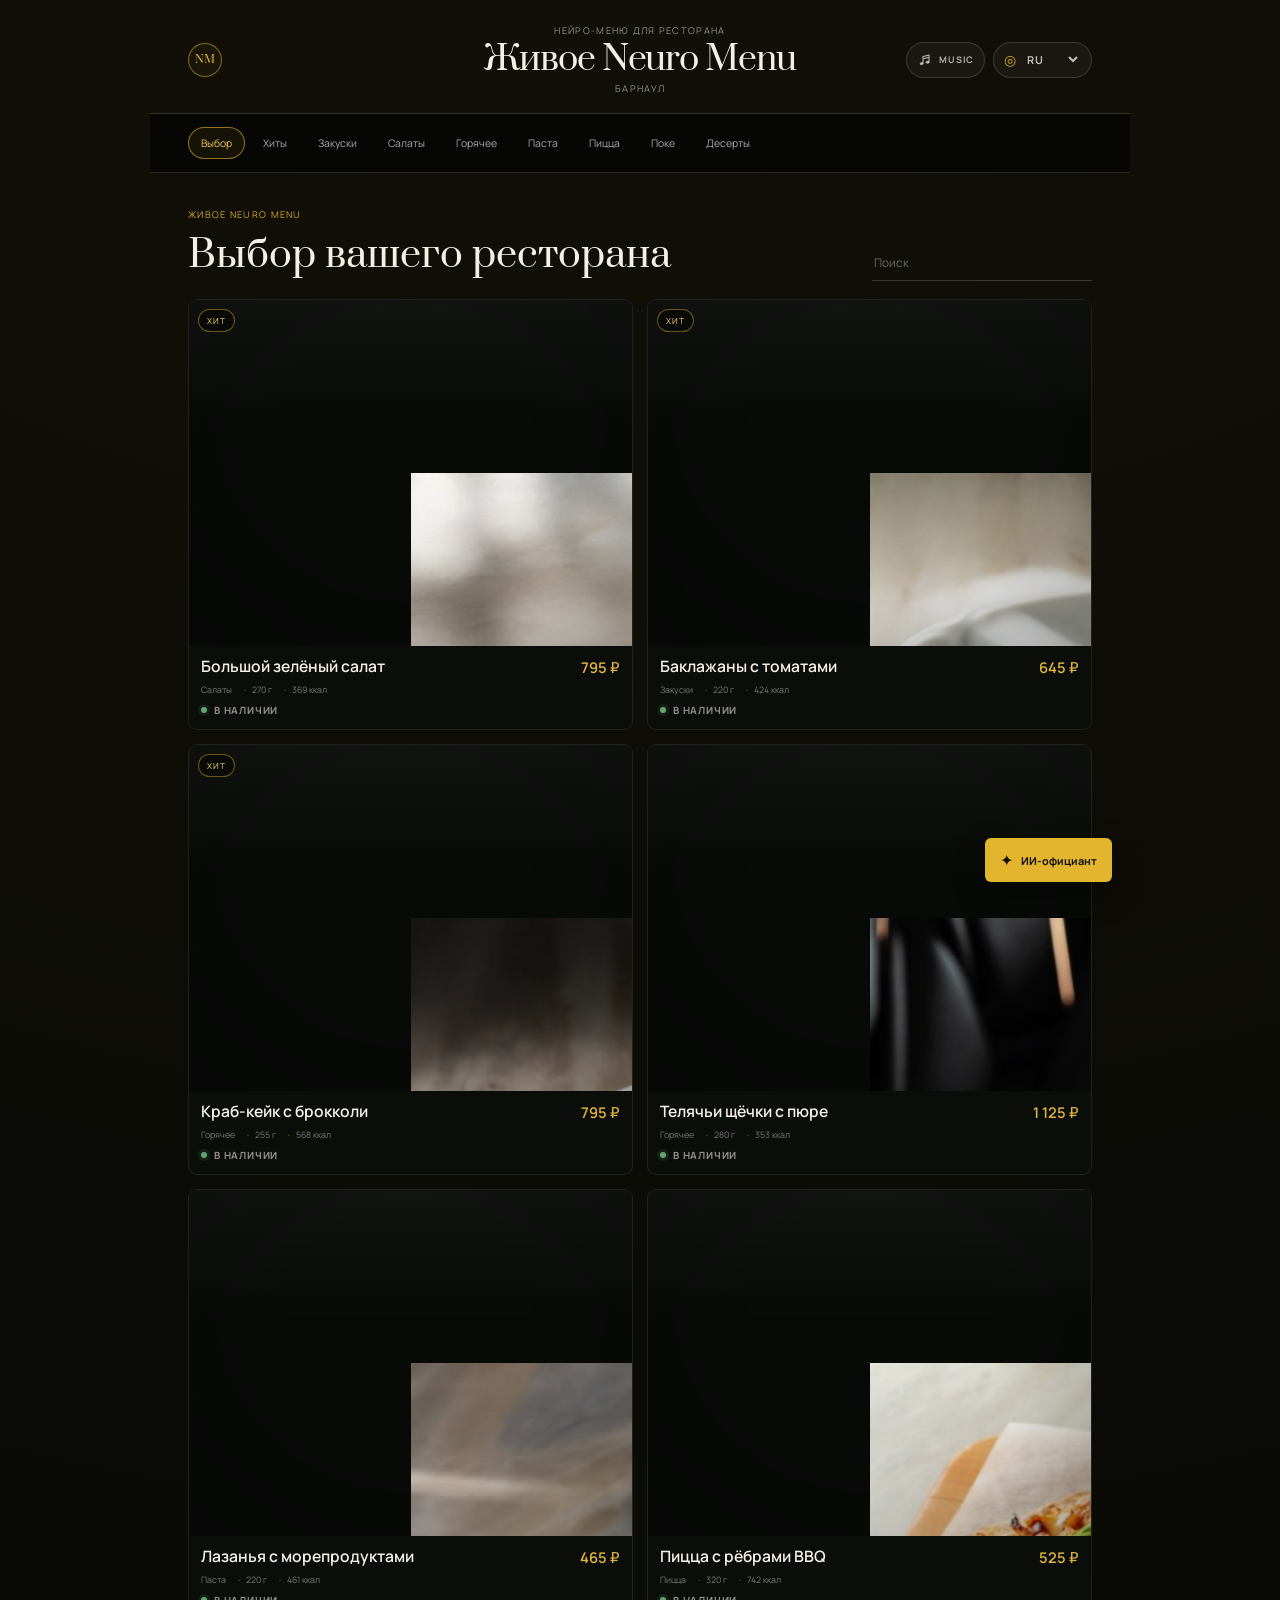
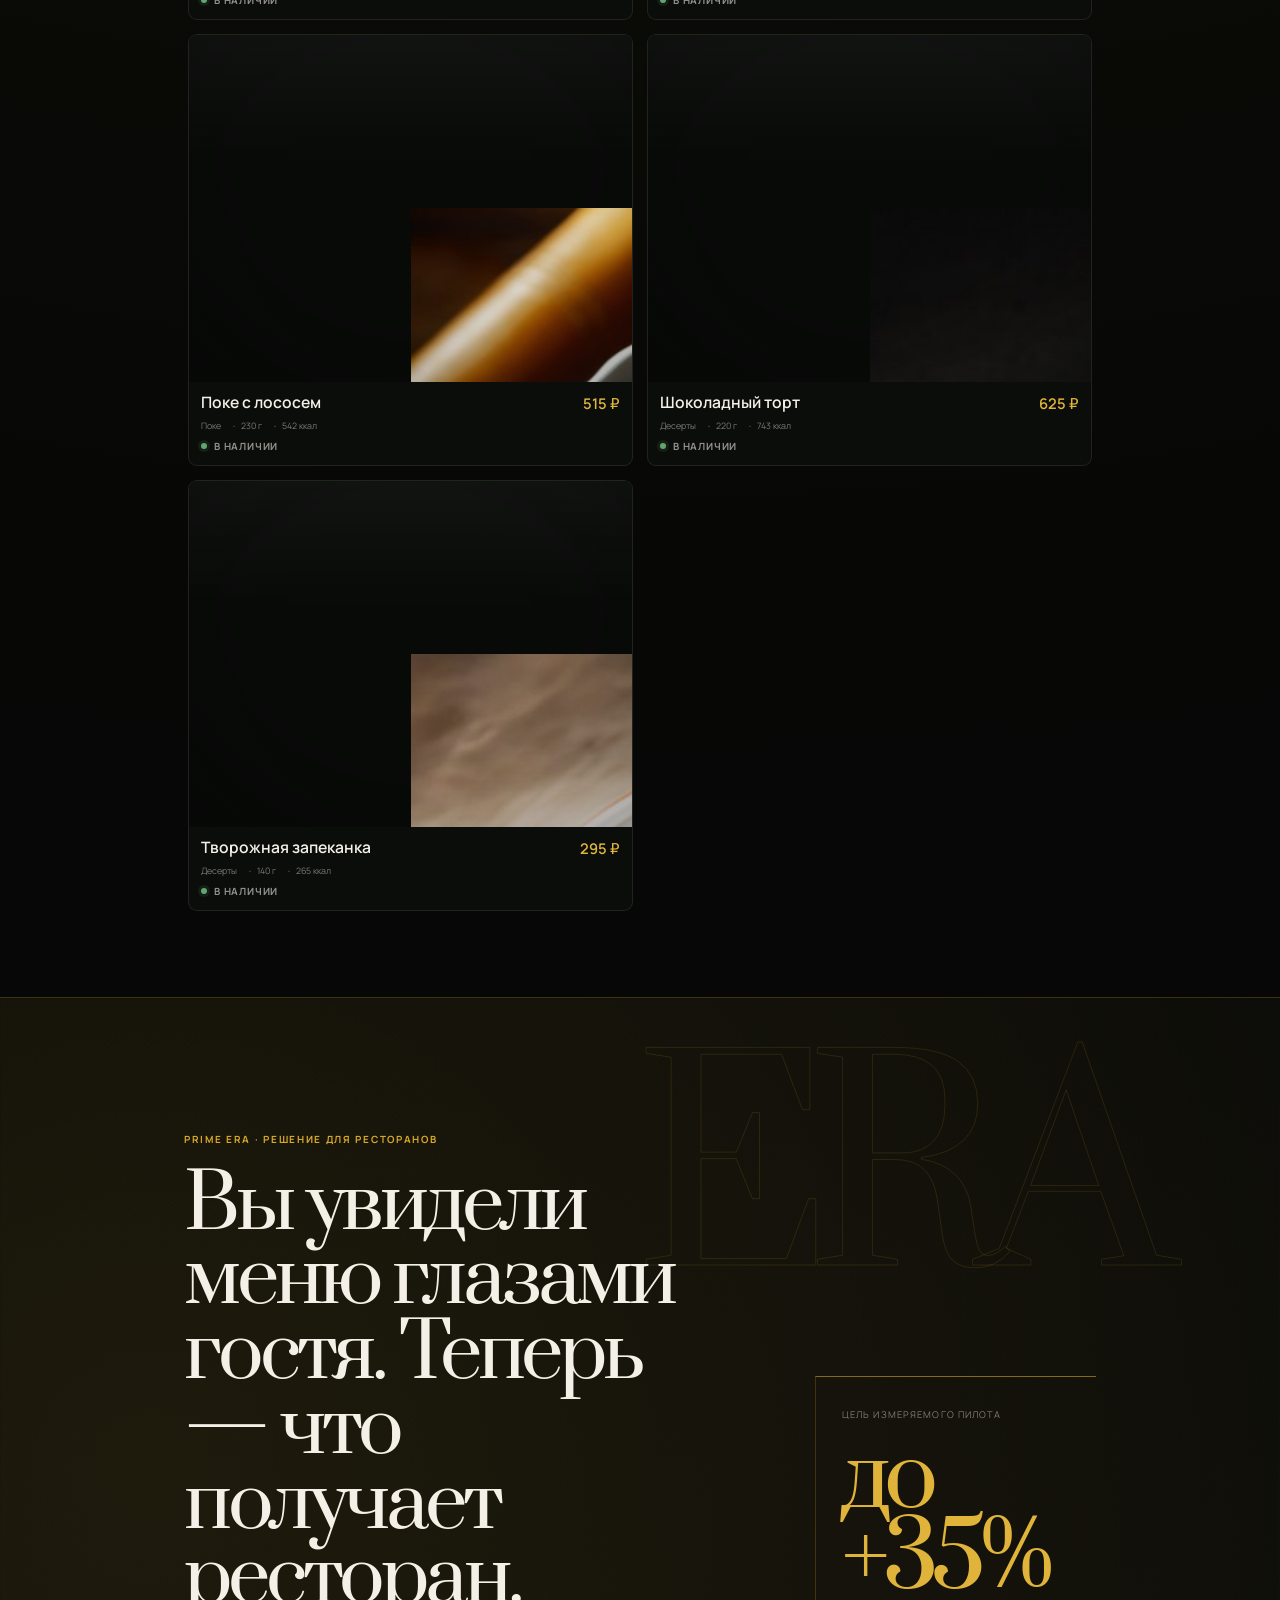
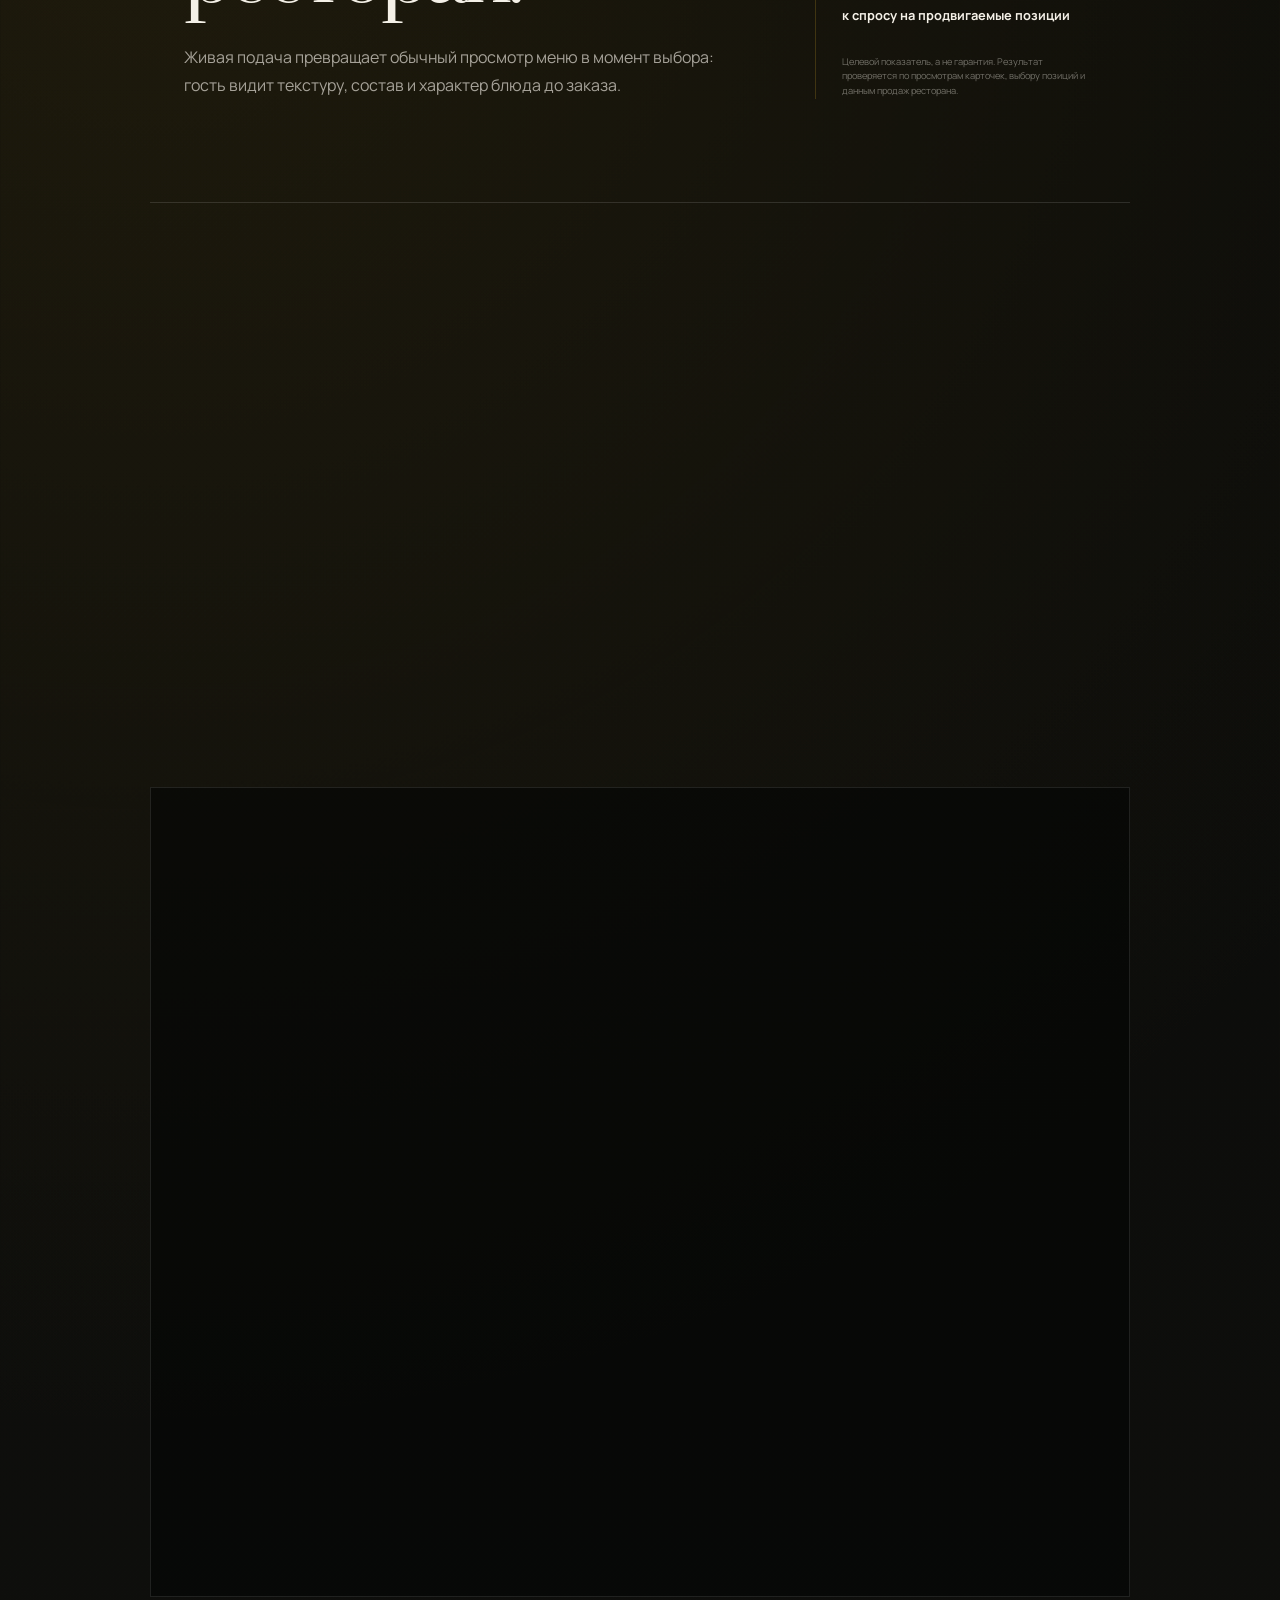
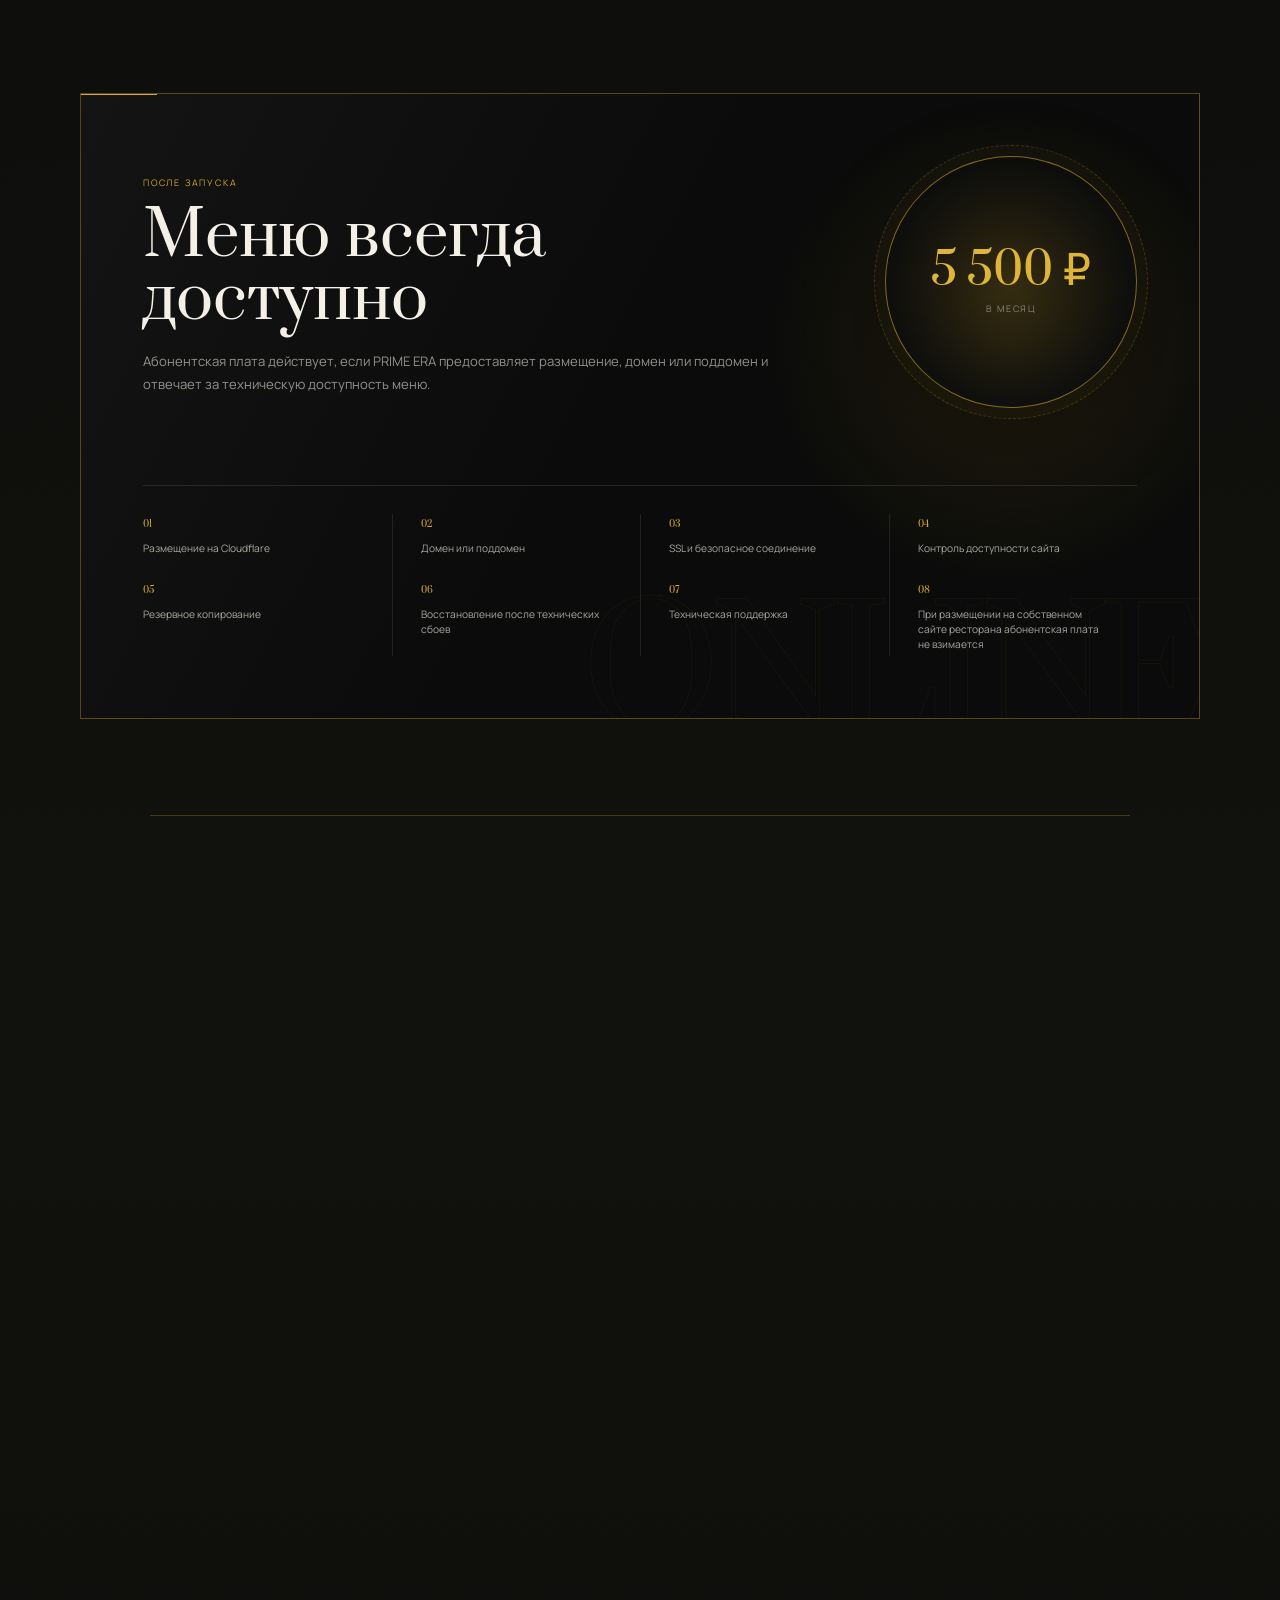
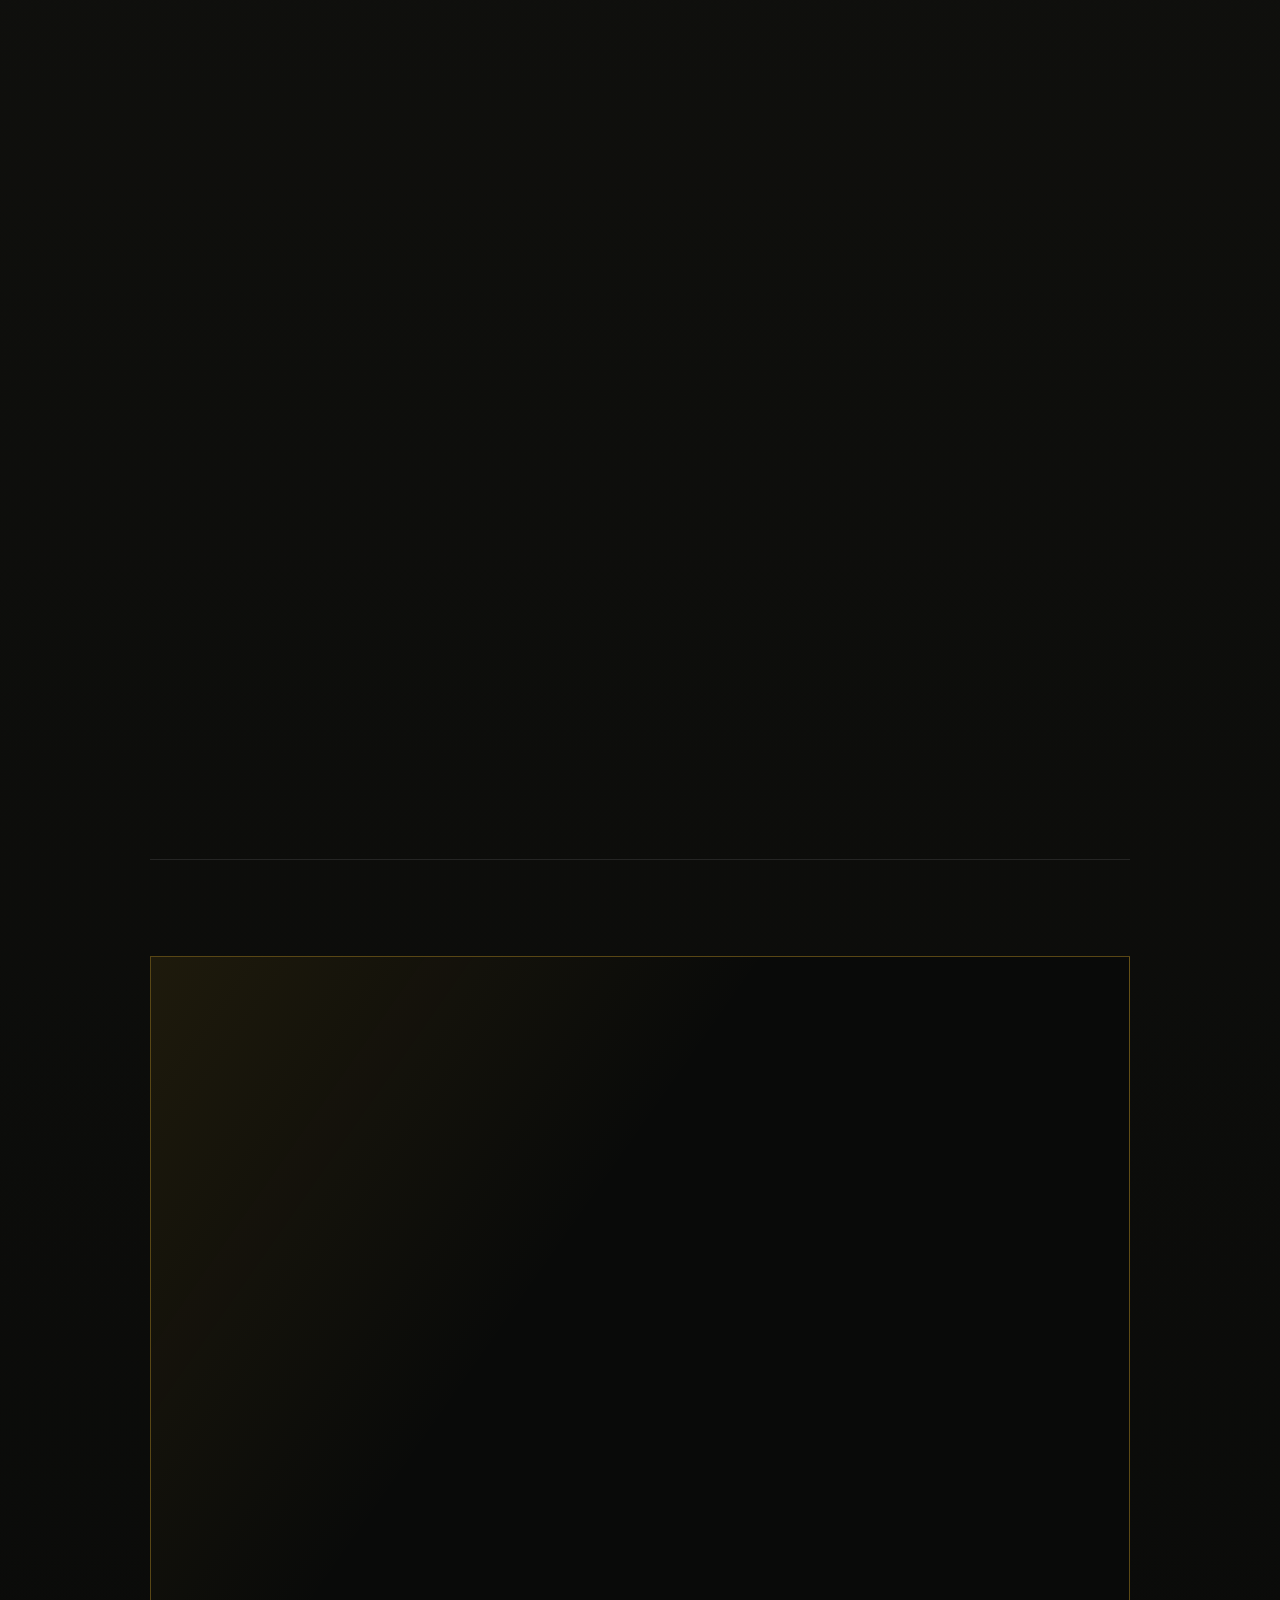
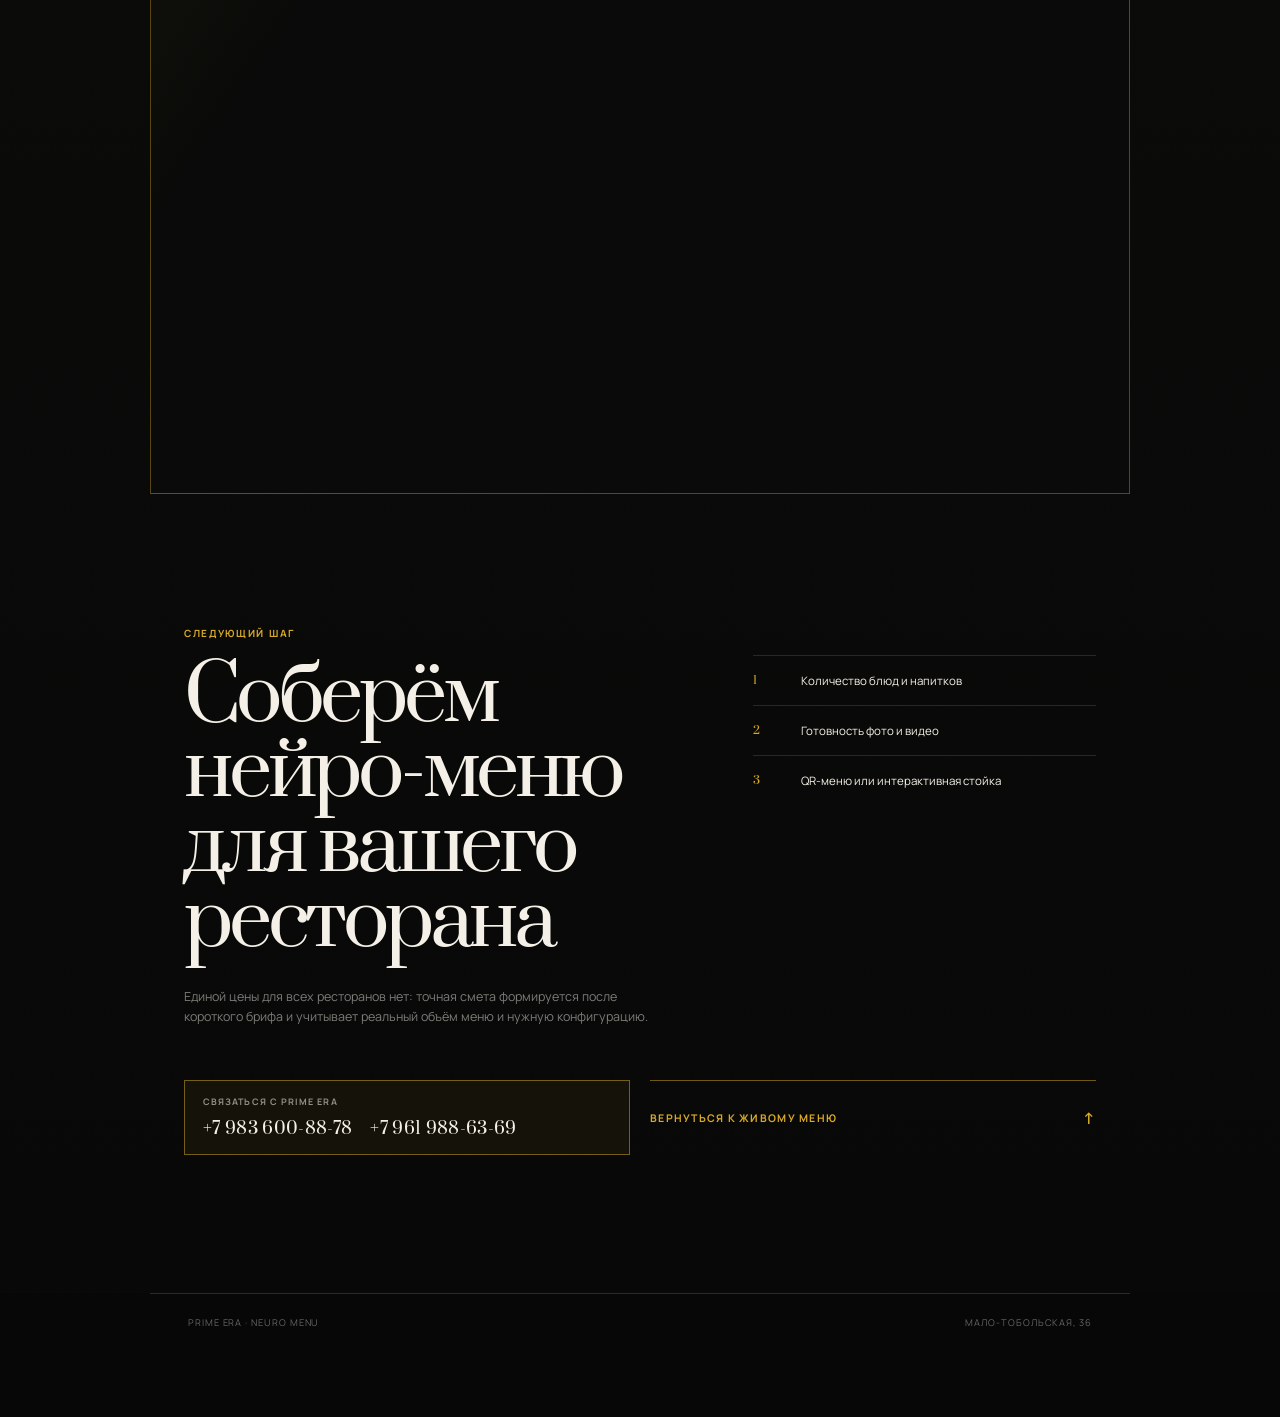
<file: index.html>
<!doctype html>
<html lang="ru">
  <head>
    <meta charset="UTF-8" />
    <meta name="viewport" content="width=device-width, initial-scale=1.0" />
    <meta
      name="description"
      content="Интерактивное живое нейро-меню для ресторана от PRIME ERA."
    />
    <meta property="og:type" content="website" />
    <meta property="og:title" content="Живое нейроменю" />
    <meta
      property="og:description"
      content="Интерактивное живое нейроменю для ресторана."
    />
    <meta property="og:site_name" content="Живое нейроменю" />
    <meta name="twitter:card" content="summary" />
    <meta name="twitter:title" content="Живое нейроменю" />
    <meta
      name="twitter:description"
      content="Интерактивное живое нейроменю для ресторана."
    />
    <meta
      http-equiv="Content-Security-Policy"
      content="default-src 'self'; script-src 'self'; style-src 'self' 'unsafe-inline'; img-src 'self' data:; font-src 'self'; connect-src 'self' ws: wss:; object-src 'none'; base-uri 'self'; form-action 'none'"
    />
    <meta name="referrer" content="strict-origin-when-cross-origin" />
    <meta name="theme-color" content="#f2f1e8" />
    <link rel="icon" type="image/svg+xml" href="/favicon.svg" />
    <title>Живое нейроменю</title>
    <script type="module" crossorigin src="/assets/main-CuyGUbG6.js"></script>
    <link rel="modulepreload" crossorigin href="/assets/jsx-runtime-wmGJmj_7.js">
    <link rel="modulepreload" crossorigin href="/assets/menu-D45uYLZ5.js">
    <link rel="modulepreload" crossorigin href="/assets/useAmbientMusic-2s7sj-Id.js">
    <link rel="stylesheet" crossorigin href="/assets/main-CO9KCv94.css">
  </head>
  <body>
    <div id="root"></div>
  </body>
</html>
</file>
<file: assets/main-CO9KCv94.css>
@font-face{font-family:Manrope;font-style:normal;font-weight:400 700;font-display:swap;src:url(/fonts/manrope-cyrillic.woff2)format("woff2");unicode-range:U+301,U+400-45F,U+490-491,U+4B0-4B1,U+2116}@font-face{font-family:Manrope;font-style:normal;font-weight:400 700;font-display:swap;src:url(/fonts/manrope-latin.woff2)format("woff2");unicode-range:U+??,U+131,U+152-153,U+2BB-2BC,U+2C6,U+2DA,U+2DC,U+304,U+308,U+329,U+2000-206F,U+20AC,U+2122,U+2191,U+2193,U+2212,U+2215,U+FEFF,U+FFFD}@font-face{font-family:Prata;font-style:normal;font-weight:400;font-display:swap;src:url(/fonts/prata-cyrillic.woff2)format("woff2");unicode-range:U+301,U+400-45F,U+490-491,U+4B0-4B1,U+2116}@font-face{font-family:Prata;font-style:normal;font-weight:400;font-display:swap;src:url(/fonts/prata-latin.woff2)format("woff2");unicode-range:U+??,U+131,U+152-153,U+2BB-2BC,U+2C6,U+2DA,U+2DC,U+304,U+308,U+329,U+2000-206F,U+20AC,U+2122,U+2191,U+2193,U+2212,U+2215,U+FEFF,U+FFFD}:root{color:#f4f0e7;font-synthesis:none;text-rendering:optimizelegibility;--paper:#090a09;--paper-deep:#111311;--ink:#f4f0e7;--muted:#96978f;--green:#d8a928;--green-dark:#070907;--clay:#b88924;--line:#ffffff24;background:#060706;font-family:Manrope,Arial,sans-serif}*{box-sizing:border-box}html{scroll-behavior:smooth}body{background:var(--paper);min-width:320px;min-height:100vh;margin:0}button,input{font:inherit}button,a{-webkit-tap-highlight-color:transparent}button{color:inherit}a{color:inherit;text-decoration:none}img{max-width:100%;display:block}.visually-hidden{clip:rect(0, 0, 0, 0);white-space:nowrap;border:0;width:1px;height:1px;margin:-1px;padding:0;position:absolute;overflow:hidden}.site-header{z-index:20;color:#fff;grid-template-columns:1fr auto 1fr;align-items:center;width:100%;height:104px;padding:20px clamp(20px,4vw,72px);display:grid;position:absolute;top:0;left:0}.wordmark{letter-spacing:-.04em;flex-direction:column;align-items:center;width:max-content;line-height:.8;display:flex}.wordmark span{font-size:clamp(1.5rem,2.4vw,2.2rem);font-weight:600}.wordmark small{letter-spacing:.16em;margin-top:8px;font-family:Prata,Georgia,serif;font-size:.6rem;font-style:italic}.site-header nav{align-items:center;gap:40px;font-size:.85rem;font-weight:600;display:flex}.site-header nav a{padding:10px 0;position:relative}.site-header nav a:after{content:"";transform-origin:100%;background:currentColor;height:1px;transition:transform .18s;position:absolute;bottom:4px;left:0;right:0;transform:scaleX(0)}.site-header nav a:hover:after,.site-header nav a:focus-visible:after{transform-origin:0;transform:scaleX(1)}.site-header__city{text-transform:uppercase;letter-spacing:.12em;border:1px solid #ffffff8c;border-radius:999px;justify-self:end;padding:9px 16px;font-size:.75rem}.hero{color:#fff;background:var(--green-dark);grid-template-columns:minmax(0,.95fr) minmax(0,1.05fr);min-height:760px;display:grid;overflow:hidden}.hero__copy{z-index:2;flex-direction:column;justify-content:center;min-width:0;padding:176px clamp(24px,6vw,108px) 96px;display:flex;position:relative}.eyebrow{text-transform:uppercase;letter-spacing:.16em;margin:0 0 24px;font-size:.68rem;font-weight:600}.hero h1{letter-spacing:-.065em;max-width:760px;margin:0;font-size:clamp(3.2rem,6.1vw,7.5rem);font-weight:500;line-height:.93}.hero h1 em{color:#d5a180;font-family:Prata,Georgia,serif;font-weight:400}.hero__lead{color:#ffffffbf;max-width:510px;margin:34px 0 0;font-size:clamp(1rem,1.3vw,1.2rem);line-height:1.65}.primary-button{width:max-content;color:var(--green-dark);background:var(--paper);cursor:pointer;border:0;border-radius:999px;align-items:center;gap:32px;margin-top:42px;padding:15px 20px 15px 24px;font-size:.84rem;font-weight:600;transition:transform .18s,background .18s;display:flex}.primary-button:hover,.primary-button:focus-visible{background:#fff;transform:translateY(-2px)}.hero__stage{background:#c6a382;min-width:0;position:relative}.hero__stage:before{z-index:1;content:"";pointer-events:none;background:#19110b24;position:absolute;inset:0}.hero__note{z-index:3;color:#fff;align-items:flex-start;gap:12px;display:flex;position:absolute;bottom:46px;right:clamp(20px,4vw,58px)}.hero__note span{border:1px solid #fff9;border-radius:50%;place-items:center;width:34px;height:34px;font-size:.62rem;display:grid}.hero__note p{text-transform:uppercase;letter-spacing:.1em;margin:3px 0 0;font-size:.69rem;line-height:1.5}.dish-stage{perspective:1100px;place-items:center;width:100%;height:100%;min-height:460px;display:grid;position:relative;overflow:hidden}.dish-stage--compact{min-height:760px}.living-dish{background:#090b09;transition:transform .7s cubic-bezier(.2,.7,.2,1);display:block;position:absolute;inset:0;overflow:hidden;transform:translateZ(0)}.living-dish--loading:before{z-index:0;content:"";background-color:#0000;background-image:radial-gradient(circle at 50% 46%,#ebbe5c1f,#0000 34%),linear-gradient(110deg,#070807 18%,#13120f 42%,#070807 66%);background-position:0 0,0 0;background-repeat:repeat,repeat;background-size:220% 100%;background-attachment:scroll,scroll;background-origin:padding-box,padding-box;background-clip:border-box,border-box;animation:1.4s ease-in-out infinite living-video-loading;position:absolute;inset:0}.living-dish__asset{width:var(--dish-media-size,104%);height:var(--dish-media-size,104%);object-fit:cover;transform-origin:50%;will-change:transform, filter;max-width:none;animation:12s ease-in-out infinite alternate living-camera;display:block;position:absolute;top:50%;left:50%}.living-dish__asset--video{z-index:1;opacity:0;transition:opacity .22s ease-out}.living-dish__asset--video.is-ready{opacity:1}.living-dish__depth,.living-dish__light,.living-dish__steam-field{pointer-events:none;position:absolute;inset:0}.living-dish__depth{background:radial-gradient(circle at 50% 48%,#0000 45%,#0204023d 100%),linear-gradient(#ffffff0a,#0000 35%,#0000001f)}.living-dish__light{filter:blur(12px);mix-blend-mode:screen;background:linear-gradient(90deg,#0000,#fff6dc29,#0000);border-radius:50%;width:38%;height:150%;animation:9s ease-in-out infinite living-light;top:-25%;left:-45%;transform:rotate(12deg)}.living-dish--fresh .living-dish__light{background:linear-gradient(90deg,#0000,#d7ffbf29,#0000)}.living-dish--gloss .living-dish__light{background:linear-gradient(90deg,#0000,#ffeed63d,#0000);width:24%;animation-duration:7.5s}.living-dish__steam-field{filter:blur(5px);mix-blend-mode:screen;inset:-4% 24% 34%;overflow:visible}.living-dish__steam-field i{opacity:0;transform-origin:50% 100%;background:radial-gradient(at 50% 70%,#ffffff75,#ffffff1a 46%,#0000 72%);border-radius:50%;width:28%;height:68%;animation:4.8s ease-out infinite living-steam;display:block;position:absolute;bottom:0;left:42%}.living-dish__steam-field i:nth-child(2){width:24%;height:58%;animation-duration:5.4s;animation-delay:-1.7s;left:22%}.living-dish__steam-field i:nth-child(3){width:22%;height:62%;animation-duration:5.8s;animation-delay:-3.2s;left:58%}@keyframes living-camera{0%{filter:saturate(1.01)brightness(.99);transform:translate(-50.25%,-49.8%)scale(1.01)}to{filter:saturate(1.045)brightness(1.025);transform:translate(-49.75%,-50.2%)scale(1.035)}}@keyframes living-video-loading{0%{background-position:100% 0}to{background-position:-100% 0}}@keyframes living-light{0%,18%{opacity:0;left:-45%}42%,64%{opacity:.62}88%,to{opacity:0;left:112%}}@keyframes living-steam{0%{opacity:0;transform:translateY(18%)scale(.55,.72)rotate(-4deg)}24%{opacity:.42}70%{opacity:.16}to{opacity:0;transform:translate(10%,-72%)scale(1.1,1.48)rotate(8deg)}}.dish-stage__surface{aspect-ratio:1.34;width:min(86%,720px);transform-style:preserve-3d;will-change:transform;background:#ddd7c9;border:9px solid #ffffff24;border-radius:50%;transition:transform .12s ease-out;position:relative;overflow:hidden;box-shadow:0 34px 60px #22140c59,inset 0 5px #fff3}.dish-stage--compact .dish-stage__surface{width:min(88%,760px)}.dish-stage--video{background:#000}.dish-stage--video .dish-stage__surface{aspect-ratio:auto;width:100%;height:100%;box-shadow:none;background:#000;border:0;border-radius:0}.dish-stage__surface .living-dish{border-radius:inherit}.dish-stage__shine{border-radius:inherit;pointer-events:none;background:linear-gradient(125deg,#ffffff2e,#0000 35% 70%,#1d140e24);position:absolute;inset:0}.dish-stage__hint,.dish-stage__status{z-index:2;color:#fff;-webkit-backdrop-filter:blur(10px);backdrop-filter:blur(10px);background:#163f2fdb;position:absolute}.dish-stage__hint{text-transform:uppercase;letter-spacing:.08em;border-radius:999px;align-items:center;gap:9px;padding:10px 14px;font-size:.7rem;display:flex;bottom:22px;left:22px}.dish-stage__live-dot{background:#d8ebbd;border-radius:50%;flex:none;width:7px;height:7px;animation:2.2s ease-in-out infinite live-dot;box-shadow:0 0 0 5px #d8ebbd29}@keyframes live-dot{50%{opacity:.72;box-shadow:0 0 0 8px #d8ebbd0a}}.dish-stage__status{border:1px solid #fff6;border-radius:999px;padding:9px 12px;font-size:.65rem;top:22px;right:22px}.menu-section{padding:110px clamp(20px,4vw,72px) 130px}.section-heading{grid-template-columns:1fr auto;align-items:end;gap:32px;display:grid}.section-heading h2,.about-section h2{letter-spacing:-.07em;margin:0;font-size:clamp(3.5rem,8vw,8rem);font-weight:500;line-height:.86}.section-heading>p{max-width:390px;color:var(--muted);margin:0 0 8px;font-size:.88rem;line-height:1.65}.menu-tools{gap:22px;margin:62px 0 40px;display:grid}.search-field{border-bottom:1px solid var(--ink);align-items:center;gap:12px;min-height:58px;padding:0 20px;display:flex}.search-field input{width:100%;color:var(--ink);background:0 0;border:0;outline:0;font-size:clamp(1rem,2vw,1.3rem)}.search-field input::placeholder{color:#8d887d}.category-list{scrollbar-width:none;gap:8px;display:flex;overflow-x:auto}.category-list::-webkit-scrollbar{display:none}.category-list button{border:1px solid var(--line);cursor:pointer;background:0 0;border-radius:999px;flex:none;padding:10px 16px;font-size:.76rem;transition:color .16s,background .16s,border-color .16s}.category-list button:hover,.category-list button:focus-visible,.category-list button.is-active{border-color:var(--green);color:#fff;background:var(--green)}.dish-grid{grid-template-columns:repeat(3,minmax(0,1fr));gap:42px 18px;display:grid}.dish-card{min-width:0}.dish-card__button{text-align:left;cursor:pointer;background:0 0;border:0;width:100%;padding:0;display:block}.dish-card__media{aspect-ratio:1.32;background:var(--paper-deep);display:block;position:relative;overflow:hidden}.dish-card__button:hover .living-dish,.dish-card__button:focus-visible .living-dish{transform:scale(1.045)}.dish-card__badge{color:#fff;background:var(--clay);text-transform:uppercase;letter-spacing:.1em;border-radius:999px;padding:7px 11px;font-size:.62rem;position:absolute;top:14px;left:14px}.dish-card__availability{color:#171208;text-transform:uppercase;letter-spacing:.08em;background:#e1b73f;border:1px solid #ffffff3d;border-radius:999px;padding:7px 11px;font-size:.6rem;font-weight:800;position:absolute;top:14px;right:14px}.dish-card__availability.is-stopped{color:#f4f0e7;background:#141412e6}.dish-card--stopped .living-dish{filter:grayscale(.72)brightness(.56)}.dish-card__pilot{color:#102016;text-transform:uppercase;letter-spacing:.1em;background:#d8ebbd;border-radius:999px;padding:7px 11px;font-size:.62rem;position:absolute;top:14px;right:14px}.dish-card__view{color:var(--green-dark);opacity:0;background:#f2f1e8f2;border-radius:999px;align-items:center;gap:10px;padding:10px 13px;font-size:.68rem;font-weight:600;transition:transform .18s,opacity .18s;display:flex;position:absolute;bottom:12px;right:12px;transform:translateY(8px)}.dish-card__button:hover .dish-card__view,.dish-card__button:focus-visible .dish-card__view{opacity:1;transform:translateY(0)}.dish-card__content{grid-template-columns:minmax(0,1fr) auto;gap:7px 16px;padding:16px 2px 0;display:grid}.dish-card__meta{color:var(--muted);text-transform:uppercase;letter-spacing:.09em;grid-column:1/-1;justify-content:space-between;font-size:.65rem;display:flex}.dish-card__availability-line{color:#f4f0e794;text-transform:uppercase;letter-spacing:.08em;grid-column:1/-1;align-items:center;gap:7px;font-size:.62rem;font-weight:700;display:inline-flex}.dish-card__availability-line>span,.dish-drawer__availability>span{background:#62a66f;border-radius:50%;flex:none;width:6px;height:6px;box-shadow:0 0 0 3px #62a66f1f}.dish-card__availability-line.is-low,.dish-drawer__availability.is-low{color:#e1b73f}.dish-card__availability-line.is-low>span,.dish-drawer__availability.is-low>span{background:#e1b73f;box-shadow:0 0 0 3px #e1b73f1f}.dish-card__availability-line.is-stopped,.dish-drawer__availability.is-stopped{color:#d99088}.dish-card__availability-line.is-stopped>span,.dish-drawer__availability.is-stopped>span{background:#b94d43;box-shadow:0 0 0 3px #b94d4324}.dish-card__name{font-size:clamp(1rem,1.5vw,1.22rem);font-weight:500;line-height:1.3}.dish-card__price{white-space:nowrap;font-size:clamp(1rem,1.5vw,1.18rem);font-weight:600}.empty-state{border:1px solid var(--line);text-align:center;align-content:center;place-items:center;min-height:360px;padding:60px 24px;display:grid}.empty-state p{margin:0 0 8px;font-size:1.6rem}.empty-state span{color:var(--muted)}.empty-state button{border:1px solid var(--green);color:#fff;background:var(--green);cursor:pointer;border-radius:999px;margin-top:24px;padding:10px 16px}.about-section{color:#fff;background:var(--clay);padding:110px clamp(20px,8vw,142px)}.about-section>div{grid-template-columns:1fr 320px;align-items:end;gap:60px;display:grid}.about-section h2{max-width:960px;font-size:clamp(3.2rem,6.8vw,7rem)}.about-section>div p{color:#ffffffc7;margin:0 0 8px;line-height:1.7}.site-footer{color:#fff;background:var(--green-dark);grid-template-columns:1fr auto 1fr;align-items:end;min-height:260px;padding:54px clamp(20px,4vw,72px);display:grid}.wordmark--footer{align-self:start}.site-footer>div{text-align:center;gap:6px;font-size:.78rem;display:grid}.site-footer p{color:#ffffff80;justify-self:end;margin:0;font-size:.7rem}.drawer-backdrop{z-index:50;-webkit-backdrop-filter:blur(14px);backdrop-filter:blur(14px);background:#121611b8;place-items:center;padding:24px;animation:.18s both fade-in;display:grid;position:fixed;inset:0}.dish-drawer{background:var(--paper);grid-template-columns:minmax(0,1.15fr) minmax(360px,.85fr);width:min(1180px,100%);max-height:calc(100vh - 48px);animation:.26s cubic-bezier(.2,.8,.2,1) both drawer-in;display:grid;position:relative;overflow:auto;box-shadow:0 34px 90px #00000047}.dish-drawer__close{z-index:4;width:44px;height:44px;color:var(--ink);cursor:pointer;background:#f2f1e8eb;border:0;border-radius:50%;place-items:center;display:grid;position:absolute;top:16px;right:16px}.dish-drawer__visual{background:#c6a382;min-height:590px}.salad-pilot{color:#f4f2e9;background:radial-gradient(circle at 24% 18%,#5c754f2e,#0000 28%),#050706;width:100%;height:100%;min-height:590px;position:relative;overflow:hidden}.salad-pilot__mode{z-index:6;-webkit-backdrop-filter:blur(12px);backdrop-filter:blur(12px);background:#050706c2;border:1px solid #ffffff24;border-radius:999px;gap:3px;padding:4px;display:flex;position:absolute;top:18px;left:50%;transform:translate(-50%)}.salad-pilot__mode button{color:#ffffff9e;white-space:nowrap;cursor:pointer;background:0 0;border:0;border-radius:999px;min-height:34px;padding:0 13px;font-size:.65rem;font-weight:700}.salad-pilot__mode button[aria-pressed=true]{color:#0a100c;background:#d8ebbd}.salad-live-view{background:#030403;position:absolute;inset:0;overflow:hidden}.salad-live-view .living-dish__asset{object-fit:contain}.salad-live-view__caption,.salad-live-view__action{z-index:4;position:absolute}.salad-live-view__caption{color:#ffffffd1;-webkit-backdrop-filter:blur(10px);backdrop-filter:blur(10px);background:#050706ad;border:1px solid #ffffff24;border-radius:999px;align-items:center;gap:9px;padding:10px 13px;font-size:.66rem;display:flex;bottom:102px;left:18px}.salad-live-view__action{color:#0a100c;cursor:pointer;background:#d8ebbd;border:0;border-radius:999px;min-height:46px;font-size:.72rem;font-weight:700;bottom:42px;left:18px;right:18px}.salad-photo-orbit{touch-action:none;cursor:ew-resize;background:#030403;outline:none;position:absolute;inset:0;overflow:hidden}.salad-photo-orbit:focus-visible{box-shadow:inset 0 0 0 3px #a9cb86}.salad-photo-orbit>img{object-fit:cover;-webkit-user-select:none;user-select:none;pointer-events:none;width:100%;height:100%;display:block}.salad-photo-orbit>img.is-landscape{object-fit:contain}.salad-photo-orbit__shade{pointer-events:none;background:linear-gradient(#00000061,#0000 28% 62%,#000000d1),radial-gradient(#0000 48%,#0000006b 100%);position:absolute;inset:0}.salad-photo-orbit__counter,.salad-photo-orbit__hint,.salad-photo-orbit__progress,.salad-photo-orbit__controls{z-index:3;position:absolute}.salad-photo-orbit__counter{color:#fffc;-webkit-backdrop-filter:blur(10px);backdrop-filter:blur(10px);text-transform:uppercase;letter-spacing:.08em;background:#0507069e;border:1px solid #ffffff29;border-radius:999px;padding:8px 11px;font-size:.61rem;top:72px;left:18px}.salad-photo-orbit__hint{color:#ffffffb8;pointer-events:none;align-items:center;gap:7px;font-size:.66rem;display:flex;bottom:132px;right:18px}.salad-photo-orbit__progress{justify-content:center;gap:6px;display:flex;bottom:106px;left:18px;right:18px}.salad-photo-orbit__progress button{cursor:pointer;background:#ffffff57;border:0;border-radius:999px;width:18px;height:4px;padding:0}.salad-photo-orbit__progress button[aria-pressed=true]{background:#d8ebbd}.salad-photo-orbit__controls{grid-template-columns:44px 1fr 44px;gap:8px;display:grid;bottom:42px;left:18px;right:18px}.salad-photo-orbit__controls button{color:#fff;-webkit-backdrop-filter:blur(10px);backdrop-filter:blur(10px);cursor:pointer;background:#050706b8;border:1px solid #fff3;border-radius:999px;min-height:44px;font-size:.72rem;font-weight:700}.salad-photo-orbit__controls button:disabled{opacity:.34;cursor:default}.salad-photo-orbit__controls .is-primary{color:#0a100c;background:#d8ebbd}.salad-pilot__canvas{position:absolute;inset:0}.salad-pilot__canvas canvas{touch-action:none;display:block}.salad-pilot__loading,.salad-pilot__fallback{background:#050706;place-items:center;display:grid;position:absolute;inset:0}.salad-pilot__loading{color:#ffffffad;text-transform:uppercase;letter-spacing:.1em;font-size:.76rem}.salad-pilot__fallback img{object-fit:cover;opacity:.74;width:100%;height:100%}.salad-pilot__fallback span{color:#fff;text-align:center;background:#000000b8;border-radius:999px;padding:11px 14px;font-size:.7rem;position:absolute;bottom:20px;left:20px;right:20px}.salad-pilot__badge,.salad-pilot__ingredients,.salad-pilot__controls,.salad-pilot__intro-status,.salad-pilot__note{z-index:3;position:absolute}.salad-pilot__intro-status{color:#ffffffd1;-webkit-backdrop-filter:blur(10px);backdrop-filter:blur(10px);text-transform:uppercase;letter-spacing:.09em;pointer-events:none;background:#050706ad;border:1px solid #ffffff29;border-radius:999px;padding:9px 13px;font-size:.62rem;top:50%;left:50%;transform:translate(-50%,-50%)}.salad-pilot__badge{pointer-events:none;gap:5px;display:grid;top:72px;left:20px}.salad-pilot__badge span,.salad-pilot__ingredients>span{color:#a9cb86;text-transform:uppercase;letter-spacing:.12em;font-size:.6rem}.salad-pilot__badge strong{font-size:.78rem;font-weight:600}.salad-pilot__ingredients{-webkit-backdrop-filter:blur(12px);backdrop-filter:blur(12px);opacity:0;pointer-events:none;background:#050706b8;border:1px solid #ffffff24;border-radius:16px;width:min(190px,38%);padding:14px;transition:transform .3s,opacity .3s;top:76px;right:18px;transform:translate(18px)}.salad-pilot__ingredients.is-visible{opacity:1;transform:translate(0)}.salad-pilot__ingredients ul{gap:7px;margin:10px 0 0;padding:0;font-size:.7rem;list-style:none;display:grid}.salad-pilot__ingredients li:before{color:#a9cb86;content:"•";margin-right:7px}.salad-pilot__controls{align-items:center;gap:9px;display:flex;bottom:48px;left:18px;right:18px}.salad-pilot__controls button{color:#0a100c;cursor:pointer;background:#d8ebbd;border:1px solid #fff3;border-radius:999px;min-height:44px;padding:0 16px;font-size:.7rem;font-weight:700}.salad-pilot__controls button:disabled{cursor:wait;opacity:.46}.salad-pilot__controls .salad-pilot__reset{color:#fff;-webkit-backdrop-filter:blur(10px);backdrop-filter:blur(10px);background:#050706b3;align-items:center;gap:7px;display:flex}.salad-pilot__note{color:#ffffff85;text-align:right;pointer-events:none;margin:0;font-size:.58rem;bottom:16px;left:20px;right:20px}.dish-drawer__content{flex-direction:column;padding:clamp(52px,7vw,96px) clamp(28px,5vw,70px) 46px;display:flex}.dish-drawer__eyebrow{color:var(--green);text-transform:uppercase;letter-spacing:.11em;gap:14px;font-size:.65rem;display:flex}.dish-drawer h2{letter-spacing:-.06em;margin:22px 0 24px;font-size:clamp(2.5rem,4.7vw,5rem);font-weight:500;line-height:.95}.dish-drawer__content>p{color:var(--muted);margin:0;line-height:1.7}.dish-ingredients{margin-top:30px}.dish-ingredients h3{color:#e3b52f;text-transform:uppercase;letter-spacing:.11em;margin:0 0 13px;font-size:.62rem;font-weight:600}.dish-ingredients ul{flex-wrap:wrap;gap:7px;margin:0;padding:0;list-style:none;display:flex}.dish-ingredients li{color:#f4f0e7d1;background:#ffffff09;border:1px solid #ffffff1f;border-radius:999px;padding:7px 10px;font-size:.64rem}.nutrition{border-top:1px solid var(--line);border-bottom:1px solid var(--line);grid-template-columns:repeat(4,1fr);margin:32px 0 0;padding:20px 0;display:grid}.nutrition div{gap:8px;display:grid}.nutrition dt{color:var(--muted);text-transform:uppercase;letter-spacing:.08em;font-size:.6rem}.nutrition dd{margin:0;font-size:.85rem;font-weight:600}.dish-drawer__footer{gap:12px;margin-top:auto;padding-top:42px;display:grid}.dish-drawer__footer strong{font-size:2rem}.dish-drawer__footer span{color:var(--muted);font-size:.68rem}@keyframes fade-in{0%{opacity:0}}@keyframes drawer-in{0%{opacity:0;transform:translateY(24px)scale(.985)}}@media (width<=900px){.site-header{grid-template-columns:1fr auto}.site-header nav{display:none}.hero{grid-template-columns:1fr;min-height:auto}.hero__copy{min-height:690px;padding-top:148px}.hero__stage,.dish-stage--compact{min-height:620px}.dish-grid{grid-template-columns:repeat(2,minmax(0,1fr))}.about-section>div{grid-template-columns:1fr}.about-section>div p{max-width:520px}.dish-drawer{grid-template-columns:1fr}.dish-drawer__visual,.salad-pilot{min-height:min(58vh,520px)}.dish-drawer__content{min-height:520px}}@media (width<=620px){.site-header{height:84px;padding:16px 18px}.wordmark span{font-size:1.45rem}.site-header__city{padding:8px 12px;font-size:.64rem}.hero__copy{min-height:640px;padding:126px 20px 62px}.hero h1{font-size:clamp(3.15rem,15vw,5rem)}.hero__lead{max-width:390px;font-size:.95rem}.primary-button{justify-content:space-between;width:100%}.hero__stage,.dish-stage--compact{min-height:480px}.dish-stage__surface,.dish-stage--compact .dish-stage__surface{width:92%}.hero__note{bottom:20px;right:18px}.menu-section{padding-top:82px;padding-bottom:90px}.section-heading{grid-template-columns:1fr}.section-heading>p{margin:0}.menu-tools{margin-top:42px}.dish-grid{grid-template-columns:1fr;gap:34px}.dish-card__view{opacity:1;transform:none}.about-section{padding-top:78px;padding-bottom:82px}.site-footer{grid-template-columns:1fr;align-items:start;gap:42px;min-height:300px}.site-footer>div{text-align:left}.site-footer p{justify-self:start}.drawer-backdrop{align-items:end;padding:0}.dish-drawer{border-radius:22px 22px 0 0;width:100%;max-height:94vh}.dish-drawer__visual,.dish-drawer__visual .dish-stage{min-height:340px}.salad-pilot{min-height:420px}.salad-pilot__badge{top:62px;left:14px}.salad-pilot__mode{top:12px}.salad-pilot__mode button{min-height:32px;padding:0 11px;font-size:.61rem}.salad-photo-orbit__counter{top:62px;left:12px}.salad-photo-orbit__hint{bottom:128px;right:12px}.salad-photo-orbit__progress{gap:5px;bottom:102px;left:12px;right:12px}.salad-photo-orbit__progress button{width:15px}.salad-photo-orbit__controls{bottom:42px;left:12px;right:12px}.salad-pilot__ingredients{width:156px;padding:11px;top:66px;right:12px}.salad-pilot__ingredients ul{gap:5px;font-size:.64rem}.salad-pilot__controls{bottom:44px;left:12px;right:12px}.salad-pilot__controls button{min-height:42px;padding:0 13px}.salad-pilot__note{font-size:.54rem;bottom:12px;left:14px;right:14px}.dish-drawer__content{min-height:480px;padding:42px 24px 34px}.nutrition{grid-template-columns:repeat(2,1fr);gap:20px}}@media (prefers-reduced-motion:reduce){*,:before,:after{scroll-behavior:auto!important;transition-duration:.01ms!important;animation-duration:.01ms!important;animation-iteration-count:1!important}.dish-stage__surface{transform:none!important}.living-dish__asset{transform:translate(-50%,-50%)!important}}.neuro-app{color:#f4f0e7;background:radial-gradient(circle at 50% -12%,#d8a92814,#0000 34%),#060706;min-height:100vh}.neuro-header{border-bottom:1px solid var(--line);grid-template-columns:1fr auto 1fr;align-items:center;width:min(100%,980px);margin:0 auto;padding:26px clamp(16px,4vw,38px) 20px;display:grid}.neuro-header__mark{color:#e4b83e;letter-spacing:-.04em;cursor:pointer;background:#d8a9280a;border:1px solid #d8a92894;border-radius:50%;place-items:center;width:34px;height:34px;font-family:Prata,Georgia,serif;font-size:.68rem;transition:background .18s,transform .18s;display:grid}.neuro-header__mark:hover,.neuro-header__mark:focus-visible{background:#d8a92824;transform:rotate(-8deg)}.neuro-header__brand{justify-items:center;line-height:1;display:grid}.neuro-header__brand span,.neuro-header__brand small{color:#ffffff8a;text-transform:uppercase;letter-spacing:.14em;font-size:.58rem}.neuro-header__brand strong{letter-spacing:-.03em;margin:8px 0 7px;font-family:Prata,Georgia,serif;font-size:clamp(1.45rem,4vw,2.1rem);font-weight:400}.neuro-header__actions{justify-self:end;align-items:center;gap:8px;display:flex}.neuro-header__music{color:#ffffffa8;letter-spacing:.08em;cursor:pointer;background:#ffffff0a;border:1px solid #ffffff24;border-radius:999px;justify-content:center;align-items:center;gap:6px;min-width:70px;height:36px;padding:0 10px;font-size:.57rem;font-weight:800;transition:color .18s,border-color .18s,background .18s;display:inline-flex}.neuro-header__music:hover,.neuro-header__music:focus-visible,.neuro-header__music.is-active{color:#edc75d;background:#d8a92814;border-color:#d8a92894}.neuro-header__language{color:#ffffffb8;cursor:pointer;background:#ffffff0a;border:1px solid #ffffff24;border-radius:999px;justify-content:center;justify-self:end;align-items:center;gap:7px;min-width:74px;height:36px;padding:0 10px;font-size:.68rem;transition:border-color .18s,background .18s;display:inline-flex}.neuro-header__language:hover,.neuro-header__language:focus-within{background:#d8a92814;border-color:#d8a92899}.neuro-header__language .neuro-header__globe{color:#d8a928;margin:0;font-size:.9rem}.neuro-header__language select{min-width:34px;color:inherit;font:inherit;letter-spacing:.08em;cursor:pointer;background:0 0;border:0;outline:none;padding:0 14px 0 0;font-weight:700}.neuro-header__language option{color:#111;background:#fff}.neuro-menu-shell{position:relative}.neuro-categories{z-index:12;border-bottom:1px solid var(--line);-webkit-backdrop-filter:blur(18px);backdrop-filter:blur(18px);scrollbar-width:none;background:#060706e6;gap:5px;width:min(100%,980px);margin:0 auto;padding:13px clamp(16px,4vw,38px);display:flex;position:sticky;top:0;overflow-x:auto}.neuro-categories::-webkit-scrollbar{display:none}.neuro-categories button{color:#ffffffa8;cursor:pointer;background:0 0;border:1px solid #0000;border-radius:999px;flex:none;padding:8px 12px;font-size:.65rem}.neuro-categories button:hover,.neuro-categories button:focus-visible,.neuro-categories button.is-active{color:#edc75d;background:#d8a92812;border-color:#d8a928a6}.neuro-menu{width:min(100%,980px);margin:0 auto;padding:28px clamp(16px,4vw,38px) 86px}.neuro-menu__heading{grid-template-columns:1fr minmax(120px,220px);align-items:end;gap:20px;margin-bottom:18px;display:grid}.neuro-menu__heading span{color:#d8a928;text-transform:uppercase;letter-spacing:.14em;font-size:.58rem}.neuro-menu__heading h1{margin:7px 0 0;font-family:Prata,Georgia,serif;font-size:clamp(1.5rem,4vw,2.35rem);font-weight:400}.neuro-menu__search{border-bottom:1px solid #ffffff2e}.neuro-menu__search input{color:#fff;background:0 0;border:0;outline:none;width:100%;padding:9px 2px;font-size:.74rem}.neuro-menu__search input::placeholder{color:#ffffff61}.neuro-menu .dish-grid{grid-template-columns:repeat(2,minmax(0,1fr));gap:14px}.neuro-menu .dish-card{background:#0b0d0b;border:1px solid #ffffff17;border-radius:9px;overflow:hidden}.neuro-menu .dish-card__button{color:#f4f0e7}.neuro-menu .dish-card__media{aspect-ratio:1.28;background:#101210}.neuro-menu .dish-card__view{display:none}.neuro-menu .dish-card__badge{color:#f5d475;-webkit-backdrop-filter:blur(9px);backdrop-filter:blur(9px);background:#080908b8;border:1px solid #d8a9287a;padding:5px 8px;font-size:.52rem;top:9px;left:9px}.neuro-menu .dish-card__content{grid-template-columns:minmax(0,1fr) auto;gap:7px 10px;padding:11px 12px 12px;display:grid}.neuro-menu .dish-card__name{align-self:start;font-size:clamp(.76rem,1.8vw,.98rem);font-weight:600;line-height:1.25}.neuro-menu .dish-card__price{color:#e2b63d;font-size:clamp(.74rem,1.8vw,.92rem);font-weight:600}.neuro-menu .dish-card__meta{color:#ffffff73;text-transform:none;letter-spacing:0;grid-column:1/-1;justify-content:flex-start;gap:12px;font-size:.55rem;display:flex}.neuro-menu .dish-card__meta span+span:before{color:#d8a928;content:"·";margin-right:6px}.neuro-footer{border-top:1px solid var(--line);color:#ffffff61;text-transform:uppercase;letter-spacing:.1em;justify-content:space-between;gap:24px;width:min(100%,980px);margin:0 auto;padding:22px clamp(16px,4vw,38px) 88px;font-size:.58rem;display:flex}.ai-waiter{z-index:40;justify-items:end;gap:9px;display:grid;position:fixed;bottom:18px;right:max(18px,50vw - 472px)}.ai-waiter__trigger{color:#141006;cursor:pointer;background:#e3b52f;border:0;border-radius:6px;align-items:center;gap:8px;min-height:44px;padding:0 15px;font-size:.68rem;font-weight:700;display:flex;box-shadow:0 12px 30px #0000005c}.ai-waiter__trigger span{font-size:1rem}.ai-waiter__panel{color:#1a160d;background:#f1eee5;border:1px solid #e3b52f6b;border-radius:8px;width:min(340px,100vw - 32px);overflow:hidden;box-shadow:0 22px 60px #00000085}.ai-waiter__header{color:#171208;background:#e3b52f;justify-content:space-between;align-items:center;padding:13px 14px;display:flex}.ai-waiter__header div{gap:3px;display:grid}.ai-waiter__header span,.ai-waiter__panel small{text-transform:uppercase;letter-spacing:.08em;font-size:.54rem}.ai-waiter__header strong{font-size:.82rem}.ai-waiter__header button{cursor:pointer;background:0 0;border:0;font-size:1.25rem}.ai-waiter__messages{background:#f1eee5;gap:8px;max-height:220px;padding:14px;display:grid;overflow-y:auto}.ai-waiter__messages p{border-radius:8px;max-width:88%;margin:0;padding:9px 10px;font-size:.76rem;line-height:1.5}.ai-waiter__messages .is-assistant{background:#fff;justify-self:start}.ai-waiter__messages .is-user{color:#fff9e8;background:#333126;justify-self:end}.ai-waiter__quick{gap:6px;padding:0 14px 12px;display:grid}.ai-waiter__quick button{text-align:left;cursor:pointer;background:#fff;border:1px solid #14100624;border-radius:6px;padding:9px 10px;font-size:.66rem}.ai-waiter__panel form{border:1px solid #1410062e;border-radius:6px;grid-template-columns:1fr 36px;margin:0 14px 10px;display:grid;overflow:hidden}.ai-waiter__panel input{color:#171208;background:#fff;border:0;outline:0;min-width:0;padding:10px;font-size:.68rem}.ai-waiter__panel form button{color:#171208;cursor:pointer;background:#e3b52f;border:0}.ai-waiter__panel form button:disabled{opacity:.45;cursor:default}.ai-waiter__panel>small{color:#1410067a;padding:0 14px 13px;display:block}.neuro-app .drawer-backdrop{background:#000000d1}.neuro-app .dish-drawer{color:#f4f0e7;background:#0b0d0b}.neuro-app .dish-drawer__content{background:#0b0d0b}@media (width<=560px){.neuro-header{padding-top:18px}.neuro-header__mark{width:30px;height:30px}.neuro-header__brand span{display:none}.neuro-header__brand strong{font-size:1.2rem}.neuro-header__language{min-width:66px;height:34px;padding-inline:8px;font-size:.6rem}.neuro-header__actions{gap:5px}.neuro-header__music{width:34px;min-width:34px;padding:0}.neuro-header__music span{display:none}.neuro-menu__heading{grid-template-columns:1fr}.neuro-menu__search{display:none}.neuro-menu .dish-grid{grid-template-columns:repeat(2,minmax(0,1fr));gap:8px}.neuro-menu .dish-card__content{grid-template-columns:1fr;padding:9px}.neuro-menu .dish-card__price{grid-row:2}.neuro-menu .dish-card__meta{flex-wrap:wrap;gap:7px}.neuro-menu .dish-card__meta span:first-child{display:none}.neuro-footer{flex-direction:column;align-items:flex-start}.ai-waiter{bottom:12px;right:12px}}.dish-drawer__availability{color:#8bc695;text-transform:uppercase;letter-spacing:.1em;align-items:center;gap:8px;width:max-content;margin:18px 0 0;font-size:.64rem;font-weight:800;display:inline-flex}.stop-list-backdrop{z-index:300;-webkit-backdrop-filter:blur(8px);backdrop-filter:blur(8px);background:#000000d1;justify-content:flex-end;display:flex;position:fixed;inset:0}.stop-list-panel{color:#f4f0e7;background:radial-gradient(circle at 0 0,#d8a92821,#0000 28%),#0b0c0b;border-left:1px solid #d8a92857;width:min(100%,620px);height:100%;overflow-y:auto;box-shadow:-30px 0 80px #0006}.stop-list-panel__header{z-index:2;-webkit-backdrop-filter:blur(20px);backdrop-filter:blur(20px);background:#0b0c0bf0;border-bottom:1px solid #ffffff1c;justify-content:space-between;align-items:flex-start;gap:24px;padding:32px 28px 25px;display:flex;position:sticky;top:0}.stop-list-panel__header span{color:#d8a928;text-transform:uppercase;letter-spacing:.16em;font-size:.58rem;font-weight:800}.stop-list-panel__header h2{letter-spacing:-.045em;margin:12px 0 0;font-family:Prata,Georgia,serif;font-size:clamp(1.7rem,5vw,2.55rem);font-weight:400}.stop-list-panel__header p{color:#f4f0e780;margin:9px 0 0;font-size:.66rem}.stop-list-panel__close{cursor:pointer;background:0 0;border:1px solid #ffffff2b;border-radius:50%;flex:none;place-items:center;width:40px;height:40px;display:grid}.stop-list-panel__summary{background:#ffffff1a;border-bottom:1px solid #ffffff1a;grid-template-columns:repeat(3,minmax(0,1fr));gap:1px;padding:18px 28px;display:grid}.stop-list-panel__summary span{color:#f4f0e78f;text-transform:uppercase;letter-spacing:.08em;background:#111210;align-content:center;gap:5px;min-height:72px;padding:13px;font-size:.57rem;display:grid}.stop-list-panel__summary strong{color:#d8a928;font-family:Prata,Georgia,serif;font-size:1.25rem;font-weight:400}.stop-list-panel__list{padding:4px 28px 24px}.stop-list-item{border-bottom:1px solid #ffffff1a;grid-template-columns:86px minmax(0,1fr);gap:18px;padding:20px 0;display:grid}.stop-list-item img{object-fit:cover;border-radius:50%;width:86px;height:86px;transition:filter .18s}.stop-list-item.is-stopped img{filter:grayscale(.8)brightness(.55)}.stop-list-item__body{min-width:0}.stop-list-item h3{margin:3px 0 13px;font-size:.86rem;line-height:1.35}.stop-list-item__statuses{background:#ffffff08;border:1px solid #ffffff24;border-radius:999px;grid-template-columns:repeat(3,minmax(0,1fr));padding:3px;display:grid}.stop-list-item__statuses button{color:#f4f0e780;cursor:pointer;background:0 0;border:0;border-radius:999px;min-height:34px;padding:7px 10px;font-size:.58rem;font-weight:800}.stop-list-item__statuses button[aria-pressed=true]{color:#171208;background:#d8a928}.stop-list-item.is-stopped .stop-list-item__statuses button[aria-pressed=true]{color:#fff;background:#99483f}.stop-list-item__quantity{color:#f4f0e794;justify-content:space-between;align-items:center;gap:18px;margin-top:11px;font-size:.62rem;display:flex}.stop-list-item__quantity input{color:#f4f0e7;background:#080908;border:1px solid #d8a92859;border-radius:5px;outline:none;width:116px;padding:8px 10px}.stop-list-item__quantity input:focus{border-color:#d8a928}.stop-list-panel__footer{border-top:1px solid #d8a92840;justify-content:space-between;align-items:center;gap:24px;padding:22px 28px 34px;display:flex}.stop-list-panel__footer p{color:#f4f0e773;max-width:310px;margin:0;font-size:.58rem;line-height:1.55}.stop-list-panel__footer button{color:#d8a928;cursor:pointer;background:0 0;border:1px solid #d8a92873;border-radius:999px;padding:11px 14px;font-size:.6rem;font-weight:800}@media (width<=560px){.dish-card__availability{padding:6px 8px;font-size:.5rem;top:8px;right:8px}.dish-card__availability-line{font-size:.54rem}.stop-list-panel__header{padding:25px 18px 20px}.stop-list-panel__summary{padding:12px 18px}.stop-list-panel__summary span{min-height:64px;padding:9px;font-size:.48rem}.stop-list-panel__list{padding-inline:18px}.stop-list-item{grid-template-columns:62px minmax(0,1fr);gap:12px}.stop-list-item img{width:62px;height:62px}.stop-list-item__statuses button{padding-inline:5px;font-size:.52rem}.stop-list-panel__footer{flex-direction:column;align-items:flex-start;padding-inline:18px}}@media (width<=380px){.neuro-menu .dish-grid{grid-template-columns:1fr}}.production-price{color:#f4f0e7;background:linear-gradient(115deg,#d8a9280e,#0000 36%),#101110;border:1px solid #d8a9283d;grid-template-rows:auto auto auto;grid-template-columns:minmax(0,.96fr) minmax(0,1.04fr);gap:clamp(28px,4vw,54px);width:min(100% - 32px,980px);margin:36px auto 82px;padding:clamp(28px,5vw,58px);display:grid;position:relative;overflow:hidden}.production-price:before{content:"";background:#d8a928;width:92px;height:2px;position:absolute;top:0;left:clamp(28px,5vw,58px)}.production-price__intro{grid-area:1/1;align-self:center}.production-price__eyebrow{color:#d8a928;text-transform:uppercase;letter-spacing:.16em;font-size:.62rem;font-weight:700}.production-price__intro h2{letter-spacing:-.045em;max-width:420px;margin:16px 0 0;font-family:Prata,Georgia,serif;font-size:clamp(2rem,3.2vw,3.25rem);font-weight:400;line-height:1.03}.production-price__intro>p{color:#f4f0e794;max-width:310px;margin:20px 0 0;font-size:.82rem;line-height:1.65}.production-price__value{border-block:1px solid #ffffff1f;grid-area:2/1;align-self:center;align-items:flex-end;gap:10px;min-width:0;padding:26px 0;display:flex}.production-price__value strong{color:#d8a928;letter-spacing:-.075em;white-space:nowrap;font-family:Prata,Georgia,serif;font-size:clamp(3.6rem,7vw,6.6rem);font-weight:400;line-height:.82}.production-price__value>div{gap:8px;padding-bottom:3px;display:grid}.production-price__value span{color:#d8a928;font-family:Prata,Georgia,serif;font-size:1.8rem;line-height:1}.production-price__value small{color:#f4f0e785;text-transform:uppercase;letter-spacing:.1em;max-width:76px;font-size:.58rem;line-height:1.35}.production-price__steps{grid-area:1/2/span 2;margin:0;padding:0;list-style:none;display:grid}.production-price__steps li{border-bottom:1px solid #ffffff1a;grid-template-columns:34px minmax(0,1fr);gap:14px;min-width:0;padding:15px 0;display:grid}.production-price__steps li:first-child{padding-top:0}.production-price__steps li:last-child{border-bottom:0;padding-bottom:0}.production-price__steps li>span{color:#d8a928;padding-top:2px;font-family:Prata,Georgia,serif;font-size:.78rem}.production-price__steps h3{margin:0;font-size:.86rem;font-weight:700}.production-price__steps p{color:#f4f0e78a;margin:5px 0 0;font-size:.7rem;line-height:1.5}.production-price__summary{color:#d8a928;text-align:center;text-transform:uppercase;letter-spacing:.09em;border-top:1px solid #d8a92838;grid-area:3/1/auto/-1;margin:0;padding-top:22px;font-size:.68rem}@media (width<=860px){.production-price{grid-template-rows:auto;grid-template-columns:1fr}.production-price__intro,.production-price__value,.production-price__steps{grid-area:auto}.production-price__steps{grid-template-columns:repeat(2,minmax(0,1fr));gap:0 24px}.production-price__summary{grid-row:auto}.production-price__steps li:nth-child(3){border-bottom:0}}@media (width<=560px){.production-price{grid-template-columns:1fr;gap:28px;width:calc(100% - 24px);margin:18px auto 58px;padding:30px 20px 26px}.production-price__intro h2{max-width:330px}.production-price__value{align-items:flex-end}.production-price__value strong{font-size:clamp(3.6rem,19vw,5.4rem)}.production-price__steps{grid-column:auto;grid-template-columns:1fr}.production-price__steps li:nth-child(3){border-bottom:1px solid #ffffff1a}.production-price__summary{text-align:left;grid-column:auto}}.commercial-story{background:radial-gradient(circle at 12% 7%,#d8a9281a,#0000 25%),linear-gradient(#080908 0%,#11110e 48%,#070807 100%);border-top:1px solid #d8a92842;padding:0 0 96px;position:relative;overflow:hidden}.commercial-story__bridge,.commercial-benefits,.commercial-tariffs,.commercial-additions,.commercial-connect,.commercial-final{width:min(100% - 32px,980px);margin-inline:auto}.commercial-story__bridge{isolation:isolate;grid-template-columns:minmax(0,1.18fr) minmax(280px,.62fr);align-items:end;gap:clamp(48px,8vw,96px);min-height:610px;padding:clamp(78px,10vw,132px) clamp(18px,3vw,34px) clamp(70px,8vw,110px);display:grid;position:relative}.commercial-story__watermark{z-index:-1;color:#0000;letter-spacing:-.09em;-webkit-text-stroke:1px #d8a92821;-webkit-user-select:none;user-select:none;font-family:Prata,Georgia,serif;font-size:clamp(9rem,24vw,17rem);line-height:.82;position:absolute;top:clamp(30px,6vw,70px);right:-.08em}.commercial-story__copy{align-self:end}.commercial-story__eyebrow,.commercial-section-heading span,.commercial-connect__header>div>span,.commercial-final>div>span{color:#d8a928;text-transform:uppercase;letter-spacing:.17em;font-size:.62rem;font-weight:700}.commercial-story__copy h2{letter-spacing:-.055em;max-width:650px;margin:20px 0 0;font-family:Prata,Georgia,serif;font-size:clamp(2.6rem,5.9vw,5.4rem);font-weight:400;line-height:.99}.commercial-story__copy>p{color:#f4f0e7a3;max-width:570px;margin:28px 0 0;font-size:clamp(.84rem,1.5vw,1rem);line-height:1.72}.commercial-story__impact{border-top:1px solid #d8a92894;border-left:1px solid #d8a92838;padding:24px 0 0 26px;position:relative}.commercial-story__impact>span{color:#f4f0e77a;text-transform:uppercase;letter-spacing:.12em;font-size:.58rem}.commercial-story__impact strong{color:#e0b43a;letter-spacing:-.07em;margin:16px 0 6px;font-family:Prata,Georgia,serif;font-size:clamp(3.5rem,7vw,5.6rem);font-weight:400;line-height:.9;display:block}.commercial-story__impact p{margin:0;font-size:.8rem;font-weight:700;line-height:1.45}.commercial-story__impact small{color:#f4f0e76b;margin-top:30px;font-size:.58rem;line-height:1.6;display:block}.commercial-benefits,.commercial-tariffs,.commercial-additions,.commercial-connect{content-visibility:auto;contain-intrinsic-size:820px}.commercial-benefits{border-top:1px solid #ffffff1f;padding:60px clamp(18px,3vw,34px) 110px}.commercial-benefits>h3{letter-spacing:-.045em;max-width:520px;margin:0;font-family:Prata,Georgia,serif;font-size:clamp(1.9rem,4vw,3.4rem);font-weight:400;line-height:1.06}.commercial-benefits__grid{background:#ffffff1a;grid-template-columns:repeat(3,minmax(0,1fr));gap:1px;margin-top:56px;display:grid}.commercial-benefits__grid article{background:#0b0c0b;min-height:250px;padding:28px}.commercial-benefits__grid article>span{color:#d8a928;font-family:Prata,Georgia,serif;font-size:.7rem}.commercial-benefits__grid h4{margin:74px 0 0;font-family:Prata,Georgia,serif;font-size:1.24rem;font-weight:400}.commercial-benefits__grid p{color:#f4f0e780;margin:14px 0 0;font-size:.7rem;line-height:1.65}.commercial-tariffs,.commercial-additions{padding:92px clamp(18px,3vw,34px)}.commercial-tariffs{background:#0405049e;border:1px solid #ffffff1a}.commercial-section-heading{grid-template-columns:minmax(0,1fr) minmax(260px,.72fr);align-items:end;gap:clamp(38px,8vw,90px);display:grid}.commercial-section-heading h3{letter-spacing:-.05em;max-width:560px;margin:17px 0 0;font-family:Prata,Georgia,serif;font-size:clamp(2.15rem,4.7vw,4rem);font-weight:400;line-height:1}.commercial-section-heading>p{color:#f4f0e780;margin:0;font-size:.74rem;line-height:1.65}.commercial-tariffs__grid{grid-template-columns:repeat(3,minmax(0,1fr));gap:12px;margin-top:58px;display:grid}.commercial-tariffs__grid>article{background:#0d0e0d;border:1px solid #ffffff1f;flex-direction:column;min-width:0;min-height:520px;padding:28px 24px 24px;transition:border-color .18s,transform .18s;display:flex;position:relative}.commercial-tariffs__grid>article:hover{border-color:#d8a92873;transform:translateY(-4px)}.commercial-tariffs__grid>article.is-featured{background:linear-gradient(152deg,#d8a9281f,#0000 43%),#12120f;border-color:#d8a928b8}.commercial-tariffs__recommended{color:#151006;text-transform:uppercase;letter-spacing:.1em;background:#d8a928;padding:5px 9px;font-size:.5rem;font-weight:800;position:absolute;top:-11px;right:18px}.commercial-tariffs__name>span{color:#f4f0e76b;text-transform:uppercase;letter-spacing:.12em;font-size:.56rem}.commercial-tariffs__name h4{margin:9px 0 0;font-family:Prata,Georgia,serif;font-size:1.65rem;font-weight:400}.commercial-tariffs__price{gap:7px;margin:46px 0 0;display:grid}.commercial-tariffs__price strong{color:#dfb43a;white-space:nowrap;font-family:Prata,Georgia,serif;font-size:clamp(1.65rem,3.2vw,2.3rem);font-weight:400;line-height:1}.commercial-tariffs__price span,.commercial-tariffs__service span{color:#f4f0e766;text-transform:uppercase;letter-spacing:.11em;font-size:.52rem}.commercial-tariffs__count{color:#f4f0e78c;text-transform:uppercase;letter-spacing:.08em;margin:28px 0 0;font-size:.62rem}.commercial-tariffs__count strong{color:#f4f0e7;font-size:1.05rem}.commercial-tariffs__grid ul{border-top:1px solid #ffffff1a;gap:13px;margin:24px 0 30px;padding:22px 0 0;list-style:none;display:grid}.commercial-tariffs__grid li{color:#f4f0e7ad;padding-left:15px;font-size:.68rem;line-height:1.45;position:relative}.commercial-tariffs__grid li:before{content:"";background:#d8a928;border-radius:50%;width:5px;height:5px;position:absolute;top:.57em;left:0}.commercial-tariffs__service{border-top:1px solid #ffffff1a;gap:7px;margin:auto 0 0;padding-top:18px;display:grid}.commercial-tariffs__service strong{font-size:.68rem;line-height:1.4}.commercial-tariffs__note{color:#f4f0e75c;max-width:740px;margin:24px 0 0;font-size:.56rem;line-height:1.55}.commercial-offer__card{background:radial-gradient(circle at 6% 12%,#d8a92829,#0000 34%),linear-gradient(135deg,#ffffff06,#0000 58%),#0d0e0d;border:1px solid #d8a9288c;grid-template-columns:minmax(280px,.7fr) minmax(360px,1fr);align-items:center;gap:clamp(28px,5vw,64px);margin-top:58px;padding:clamp(28px,4vw,46px);display:grid;position:relative;overflow:hidden}.commercial-offer__card:after{z-index:0;content:"01";color:#0000;-webkit-text-stroke:1px #d8a92814;pointer-events:none;font-family:Prata,Georgia,serif;font-size:clamp(8rem,18vw,13rem);line-height:1;position:absolute;bottom:-.36em;right:-.12em}.commercial-offer__price,.commercial-offer__count,.commercial-offer__card ul{z-index:1;position:relative}.commercial-offer__price,.commercial-offer__count{gap:12px;display:grid}.commercial-offer__price>span,.commercial-offer__count>span{color:#f4f0e76e;text-transform:uppercase;letter-spacing:.12em;font-size:.54rem}.commercial-offer__price>strong{color:#dfb43a;font-family:Prata,Georgia,serif;font-size:clamp(2rem,4.2vw,3.55rem);font-weight:400;line-height:1.05}.commercial-offer__count{border-left:1px solid #d8a9284d;padding-left:clamp(24px,3.5vw,46px)}.commercial-offer__count>strong{font-family:Prata,Georgia,serif;font-size:clamp(2.1rem,4vw,3.3rem);font-weight:400;line-height:1}.commercial-offer__card ul{gap:14px;margin:0;padding:0;list-style:none;display:grid}.commercial-offer__card li{color:#f4f0e7b0;padding-left:18px;font-size:.68rem;line-height:1.5;position:relative}.commercial-offer__card li:before{content:"";background:#d8a928;border-radius:50%;width:5px;height:5px;position:absolute;top:.58em;left:0}.commercial-story .production-price{width:min(100% - 32px,980px);margin:96px auto 0}.commercial-care{background:radial-gradient(circle at 83% 40%,#d8a92821,#0000 24%),linear-gradient(118deg,#ffffff09,#0000 48%),#0a0b0a;border:1px solid #d8a92861;grid-template-columns:minmax(0,1fr) minmax(220px,.42fr);align-items:center;gap:clamp(38px,6vw,88px);width:min(100% - 32px,1120px);margin:96px auto 0;padding:clamp(30px,5vw,62px);display:grid;position:relative;overflow:hidden}.commercial-care:before{content:"";pointer-events:none;background:linear-gradient(90deg,#d8a928 0 76px,#0000 76px) 0 0/100% 1px no-repeat;position:absolute;inset:0}.commercial-care__watermark{color:#0000;letter-spacing:-.06em;-webkit-text-stroke:1px #d8a9280e;pointer-events:none;font-family:Prata,Georgia,serif;font-size:clamp(5.5rem,13vw,10rem);line-height:1;position:absolute;bottom:-.24em;right:-.04em}.commercial-care__intro,.commercial-care__price,.commercial-care__features{z-index:1;position:relative}.commercial-care__intro>span{color:#d8a928;text-transform:uppercase;letter-spacing:.2em;font-size:.56rem}.commercial-care__intro h3{max-width:700px;margin:14px 0 18px;font-family:Prata,Georgia,serif;font-size:clamp(2rem,4.8vw,4.1rem);font-weight:400;line-height:1.03}.commercial-care__intro p{color:#f4f0e794;max-width:640px;margin:0;font-size:clamp(.7rem,1.1vw,.82rem);line-height:1.75}.commercial-care__price{aspect-ratio:1;text-align:center;background:radial-gradient(circle,#d8a92821,#0d0e0dd6 68%);border:1px solid #d8a92894;border-radius:50%;place-content:center;justify-self:end;gap:9px;width:clamp(190px,23vw,252px);display:grid;box-shadow:0 0 0 12px #d8a92806,0 28px 80px #0000005c}.commercial-care__price:before{border-radius:inherit;content:"";border:1px dashed #d8a92838;animation:28s linear infinite commercial-care-orbit;position:absolute;inset:-12px}.commercial-care__price strong{color:#dfb43a;font-family:Prata,Georgia,serif;font-size:clamp(1.85rem,3.4vw,3rem);font-weight:400;line-height:1}.commercial-care__price span{color:#f4f0e77a;text-transform:uppercase;letter-spacing:.18em;font-size:.56rem}.commercial-care__features{border-top:1px solid #ffffff1a;grid-column:1/-1;grid-template-columns:repeat(4,minmax(0,1fr));margin:0;padding:28px 0 0;list-style:none;display:grid}.commercial-care__features li{color:#f4f0e7ad;border-left:1px solid #ffffff17;align-content:start;gap:10px;min-height:66px;padding:4px clamp(14px,2.5vw,28px);font-size:.64rem;line-height:1.45;display:grid}.commercial-care__features li:first-child,.commercial-care__features li:nth-child(5){border-left:0;padding-left:0}.commercial-care__features li>span{color:#d8a928;font-family:Prata,Georgia,serif;font-size:.56rem}@keyframes commercial-care-orbit{to{transform:rotate(360deg)}}@media (width<=760px){.commercial-care{grid-template-columns:1fr}.commercial-care__price{justify-self:start;width:min(62vw,220px)}.commercial-care__features{grid-template-columns:repeat(2,minmax(0,1fr))}.commercial-care__features li:nth-child(odd){border-left:0;padding-left:0}.commercial-care__features li:nth-child(5){border-left:0}}@media (width<=460px){.commercial-care{margin-top:72px;padding:28px 20px 26px}.commercial-care__features{grid-template-columns:1fr}.commercial-care__features li{border-top:1px solid #ffffff13;border-left:0;grid-template-columns:30px 1fr;gap:6px;min-height:auto;padding:13px 0}}@media (prefers-reduced-motion:reduce){.commercial-care__price:before{animation:none}}.commercial-additions{border-top:1px solid #d8a92845;border-bottom:1px solid #ffffff1a;margin-top:96px}.commercial-display-showcase{background:radial-gradient(circle at 16% 12%,#d8a9281f,#0000 34%),#090a09;border:1px solid #d8a92840;grid-template-columns:minmax(280px,.9fr) minmax(320px,1.1fr);align-items:center;gap:clamp(34px,6vw,88px);margin-top:58px;padding:clamp(22px,3vw,36px);display:grid}.commercial-display-showcase--waiter{background:radial-gradient(circle at 84% 12%,#d8a9281f,#0000 34%),#090a09;grid-template-columns:minmax(320px,1.1fr) minmax(280px,.9fr);margin-top:28px}.commercial-display-showcase--waiter .commercial-display-showcase__media video{object-position:center top}.commercial-display-showcase__media{background:#11120f;height:min(72vh,680px);min-height:520px;position:relative;overflow:hidden}.commercial-display-showcase__media:after{content:"";pointer-events:none;position:absolute;inset:0;box-shadow:inset 0 0 0 1px #ffffff14}.commercial-display-showcase__media video{object-fit:cover;width:100%;height:100%}.commercial-display-showcase__media>span{color:#d8a928;letter-spacing:.13em;background:#050605c7;border:1px solid #d8a92859;padding:7px 9px;font-size:.55rem;position:absolute;bottom:14px;right:14px}.commercial-display-showcase__copy h4{max-width:12ch;margin:0;font-family:Prata,Georgia,serif;font-size:clamp(2.1rem,4vw,4.15rem);font-weight:400;line-height:1.03}.commercial-display-showcase__copy>p{color:#f4f0e794;max-width:520px;margin:22px 0 34px;font-size:.78rem;line-height:1.7}.commercial-display-showcase__copy ol{border-top:1px solid #ffffff21;margin:0;padding:0;list-style:none}.commercial-display-showcase__copy li{border-bottom:1px solid #ffffff21;grid-template-columns:34px minmax(0,1fr);gap:10px;padding:17px 0;display:grid}.commercial-display-showcase__copy li>span{color:#d8a928;padding-top:2px;font-size:.58rem}.commercial-display-showcase__copy li strong{font-family:Prata,Georgia,serif;font-size:.95rem;font-weight:400}.commercial-display-showcase__copy li p{color:#f4f0e775;margin:5px 0 0;font-size:.64rem;line-height:1.55}.commercial-equipment{background:#d8a9283d;grid-template-columns:repeat(3,minmax(0,1fr));gap:1px;margin-top:58px;display:grid}.commercial-equipment article{background:#0b0c0b;min-height:220px;padding:30px}.commercial-equipment strong{color:#d8a928;font-family:Prata,Georgia,serif;font-size:clamp(1.65rem,3.5vw,2.55rem);font-weight:400;line-height:1}.commercial-equipment h4{text-transform:uppercase;letter-spacing:.08em;margin:58px 0 0;font-size:.72rem}.commercial-equipment p{color:#f4f0e773;margin:11px 0 0;font-size:.64rem;line-height:1.55}.commercial-modules{grid-template-columns:minmax(180px,.46fr) minmax(0,1fr);gap:44px;margin-top:72px;display:grid}.commercial-modules>h4{margin:0;font-family:Prata,Georgia,serif;font-size:1.4rem;font-weight:400}.commercial-modules>div{display:grid}.commercial-modules article{border-top:1px solid #ffffff1f;padding:18px 0}.commercial-modules article>div{justify-content:space-between;align-items:baseline;gap:18px;display:flex}.commercial-modules h5{margin:0;font-size:.76rem}.commercial-modules article strong{color:#d8a928;white-space:nowrap;font-size:.74rem}.commercial-modules article p{color:#f4f0e775;max-width:520px;margin:8px 0 0;font-size:.64rem;line-height:1.55}.commercial-connect{isolation:isolate;background:linear-gradient(125deg,#d8a9281a,#0000 35%),#090a09;border:1px solid #d8a92861;margin-top:96px;padding:clamp(74px,8vw,104px) clamp(18px,4vw,42px) 46px;position:relative;overflow:hidden}.commercial-connect__watermark{z-index:-1;color:#0000;letter-spacing:-.065em;-webkit-text-stroke:1px #d8a9281c;-webkit-user-select:none;user-select:none;font-family:Prata,Georgia,serif;font-size:clamp(6rem,16vw,11rem);line-height:1;position:absolute;top:-.08em;right:-.05em}.commercial-connect__header{grid-template-columns:minmax(0,1fr) minmax(280px,.5fr);align-items:end;gap:clamp(44px,8vw,96px);display:grid}.commercial-connect__header h3{letter-spacing:-.052em;max-width:650px;margin:18px 0 0;font-family:Prata,Georgia,serif;font-size:clamp(2.25rem,4.8vw,4.25rem);font-weight:400;line-height:1.02}.commercial-connect__header>div>p{color:#f4f0e787;max-width:580px;margin:24px 0 0;font-size:.75rem;line-height:1.68}.commercial-connect__price{border-top:1px solid #d8a928a8;border-left:1px solid #d8a9283d;gap:13px;padding:22px 0 4px 24px;display:grid}.commercial-connect__price span{color:#f4f0e76b;text-transform:uppercase;letter-spacing:.11em;font-size:.54rem}.commercial-connect__price strong{color:#d8a928;overflow-wrap:normal;font-family:Prata,Georgia,serif;font-size:clamp(1.28rem,2vw,1.55rem);font-weight:400;line-height:1.18}.commercial-connect__grid{border-top:1px solid #ffffff1f;border-left:1px solid #ffffff1f;grid-template-columns:repeat(2,minmax(0,1fr));margin-top:62px;display:grid}.commercial-connect__grid article{background:#ffffff03;border-bottom:1px solid #ffffff1f;border-right:1px solid #ffffff1f;min-height:230px;padding:28px 30px 30px;position:relative}.commercial-connect__grid article>span{color:#d8a928;font-family:Prata,Georgia,serif;font-size:.68rem}.commercial-connect__grid h4{margin:56px 0 0;font-family:Prata,Georgia,serif;font-size:1.18rem;font-weight:400}.commercial-connect__grid p{color:#f4f0e77a;max-width:340px;margin:13px 0 0;font-size:.66rem;line-height:1.62}.commercial-connect__note{border-top:1px solid #d8a92845;grid-template-columns:minmax(130px,.28fr) minmax(0,1fr);gap:32px;margin-top:34px;padding-top:24px;display:grid}.commercial-connect__note strong{color:#d8a928;letter-spacing:.14em;font-size:.6rem}.commercial-connect__note p{color:#f4f0e761;max-width:650px;margin:0;font-size:.58rem;line-height:1.65}.commercial-final{grid-template-rows:1fr auto;grid-template-columns:minmax(0,1fr) minmax(260px,.7fr);align-items:start;gap:52px 80px;min-height:540px;padding:clamp(78px,10vw,126px) clamp(18px,3vw,34px) 42px;display:grid}.commercial-final h3{letter-spacing:-.055em;max-width:600px;margin:18px 0 0;font-family:Prata,Georgia,serif;font-size:clamp(2.7rem,6vw,5.2rem);font-weight:400;line-height:.98}.commercial-final>div>p{color:#f4f0e780;max-width:520px;margin:26px 0 0;font-size:.78rem;line-height:1.65}.commercial-final ol{margin:35px 0 0;padding:0;list-style:none;display:grid}.commercial-final li{border-top:1px solid #ffffff1f;grid-template-columns:34px 1fr;align-items:center;gap:14px;padding:17px 0;font-size:.72rem;display:grid}.commercial-final li>span{color:#d8a928;font-family:Prata,Georgia,serif;font-size:.72rem}.commercial-final__actions{grid-column:1/-1;grid-template-columns:minmax(0,1fr) minmax(0,1fr);gap:20px;display:grid}.commercial-final__actions>a{color:#d8a928;text-transform:uppercase;letter-spacing:.12em;border-top:1px solid #d8a92880;justify-content:space-between;align-items:center;padding:18px 0;font-size:.66rem;font-weight:700;display:flex}.commercial-final__phones{background:#d8a9280f;border:1px solid #d8a92880;gap:9px;padding:14px 18px;display:grid}.commercial-final__phones>span{color:#f4f0e78f;text-transform:uppercase;letter-spacing:.12em;font-size:.56rem;font-weight:700}.commercial-final__phones>div{flex-wrap:wrap;gap:7px 18px;display:flex}.commercial-final__phone{color:#f4f0e7;letter-spacing:.02em;font-family:Prata,Georgia,serif;font-size:clamp(.86rem,2vw,1.05rem);font-weight:400;transition:color .18s}.commercial-final__phone:hover,.commercial-final__phone:focus-visible{color:#dfb43a}.commercial-final__back>span{font-size:1rem;transition:transform .18s}.commercial-final__back:hover>span,.commercial-final__back:focus-visible>span{transform:translateY(-4px)}@media (width<=860px){.commercial-story__bridge{grid-template-columns:1fr;align-items:end}.commercial-story__impact{max-width:420px}.commercial-benefits__grid,.commercial-tariffs__grid,.commercial-equipment{grid-template-columns:1fr}.commercial-benefits__grid article{min-height:auto}.commercial-benefits__grid h4{margin-top:44px}.commercial-section-heading,.commercial-display-showcase,.commercial-modules,.commercial-connect__header,.commercial-final{grid-template-columns:1fr}.commercial-section-heading>p{max-width:560px}.commercial-tariffs__grid>article{min-height:auto}.commercial-tariffs__service{margin-top:26px}.commercial-offer__card{grid-template-columns:repeat(2,minmax(0,1fr))}.commercial-offer__card ul{border-top:1px solid #ffffff1a;grid-column:1/-1;grid-template-columns:repeat(2,minmax(0,1fr));padding-top:26px}.commercial-equipment article{min-height:190px}.commercial-display-showcase__media{height:min(82vh,720px)}.commercial-final{grid-template-rows:auto}.commercial-connect__grid{grid-template-columns:1fr}.commercial-connect__grid article{min-height:200px}.commercial-final__actions{grid-column:auto}}@media (width<=560px){.commercial-story{padding-bottom:38px}.commercial-story__bridge,.commercial-benefits,.commercial-tariffs,.commercial-additions,.commercial-connect,.commercial-final,.commercial-story .production-price{width:calc(100% - 24px)}.commercial-story__bridge{gap:46px;min-height:650px;padding-top:86px}.commercial-story__watermark{font-size:8.4rem;top:38px;right:-.14em}.commercial-story__copy h2{font-size:clamp(2.55rem,12.4vw,3.7rem)}.commercial-story__impact{padding-left:18px}.commercial-benefits,.commercial-tariffs,.commercial-additions{padding-inline:18px}.commercial-benefits{padding-top:52px;padding-bottom:78px}.commercial-benefits__grid{margin-top:38px}.commercial-tariffs,.commercial-additions{padding-top:68px;padding-bottom:68px}.commercial-tariffs__grid{margin-top:42px}.commercial-offer__card{grid-template-columns:1fr;gap:28px;margin-top:42px;padding:26px 22px}.commercial-offer__count{border-top:1px solid #d8a9284d;border-left:0;padding:24px 0 0}.commercial-offer__card ul{grid-column:auto;grid-template-columns:1fr}.commercial-tariffs__grid>article{padding:26px 22px}.commercial-tariffs__price strong{font-size:2.05rem}.commercial-story .production-price{margin-top:72px}.commercial-connect{margin-top:72px;padding:72px 18px 32px}.commercial-connect__watermark{font-size:5.4rem;top:.08em;right:-.08em}.commercial-connect__header h3{font-size:clamp(2.25rem,11vw,3.25rem)}.commercial-connect__price{padding-left:18px}.commercial-connect__grid{margin-top:44px}.commercial-connect__grid article{min-height:186px;padding:24px}.commercial-connect__grid h4{margin-top:42px}.commercial-connect__note{grid-template-columns:1fr;gap:12px}.commercial-additions{margin-top:72px}.commercial-equipment{margin-top:42px}.commercial-display-showcase{margin-inline:-12px;gap:30px;margin-top:42px;padding:12px}.commercial-display-showcase--waiter{margin-top:18px}.commercial-display-showcase--waiter .commercial-display-showcase__media{order:-1}.commercial-display-showcase__media{height:128vw;min-height:470px;max-height:660px}.commercial-display-showcase__copy{padding:4px 8px 12px}.commercial-display-showcase__copy h4{font-size:clamp(2.15rem,10vw,3.35rem)}.commercial-equipment article{min-height:170px;padding:24px}.commercial-equipment h4{margin-top:42px}.commercial-modules{margin-top:58px}.commercial-modules article>div{flex-direction:column;align-items:flex-start;gap:7px}.commercial-final{min-height:auto;padding-top:84px}.commercial-final h3{font-size:clamp(2.65rem,12.5vw,3.9rem)}.commercial-final__actions{grid-template-columns:1fr}}
</file>
